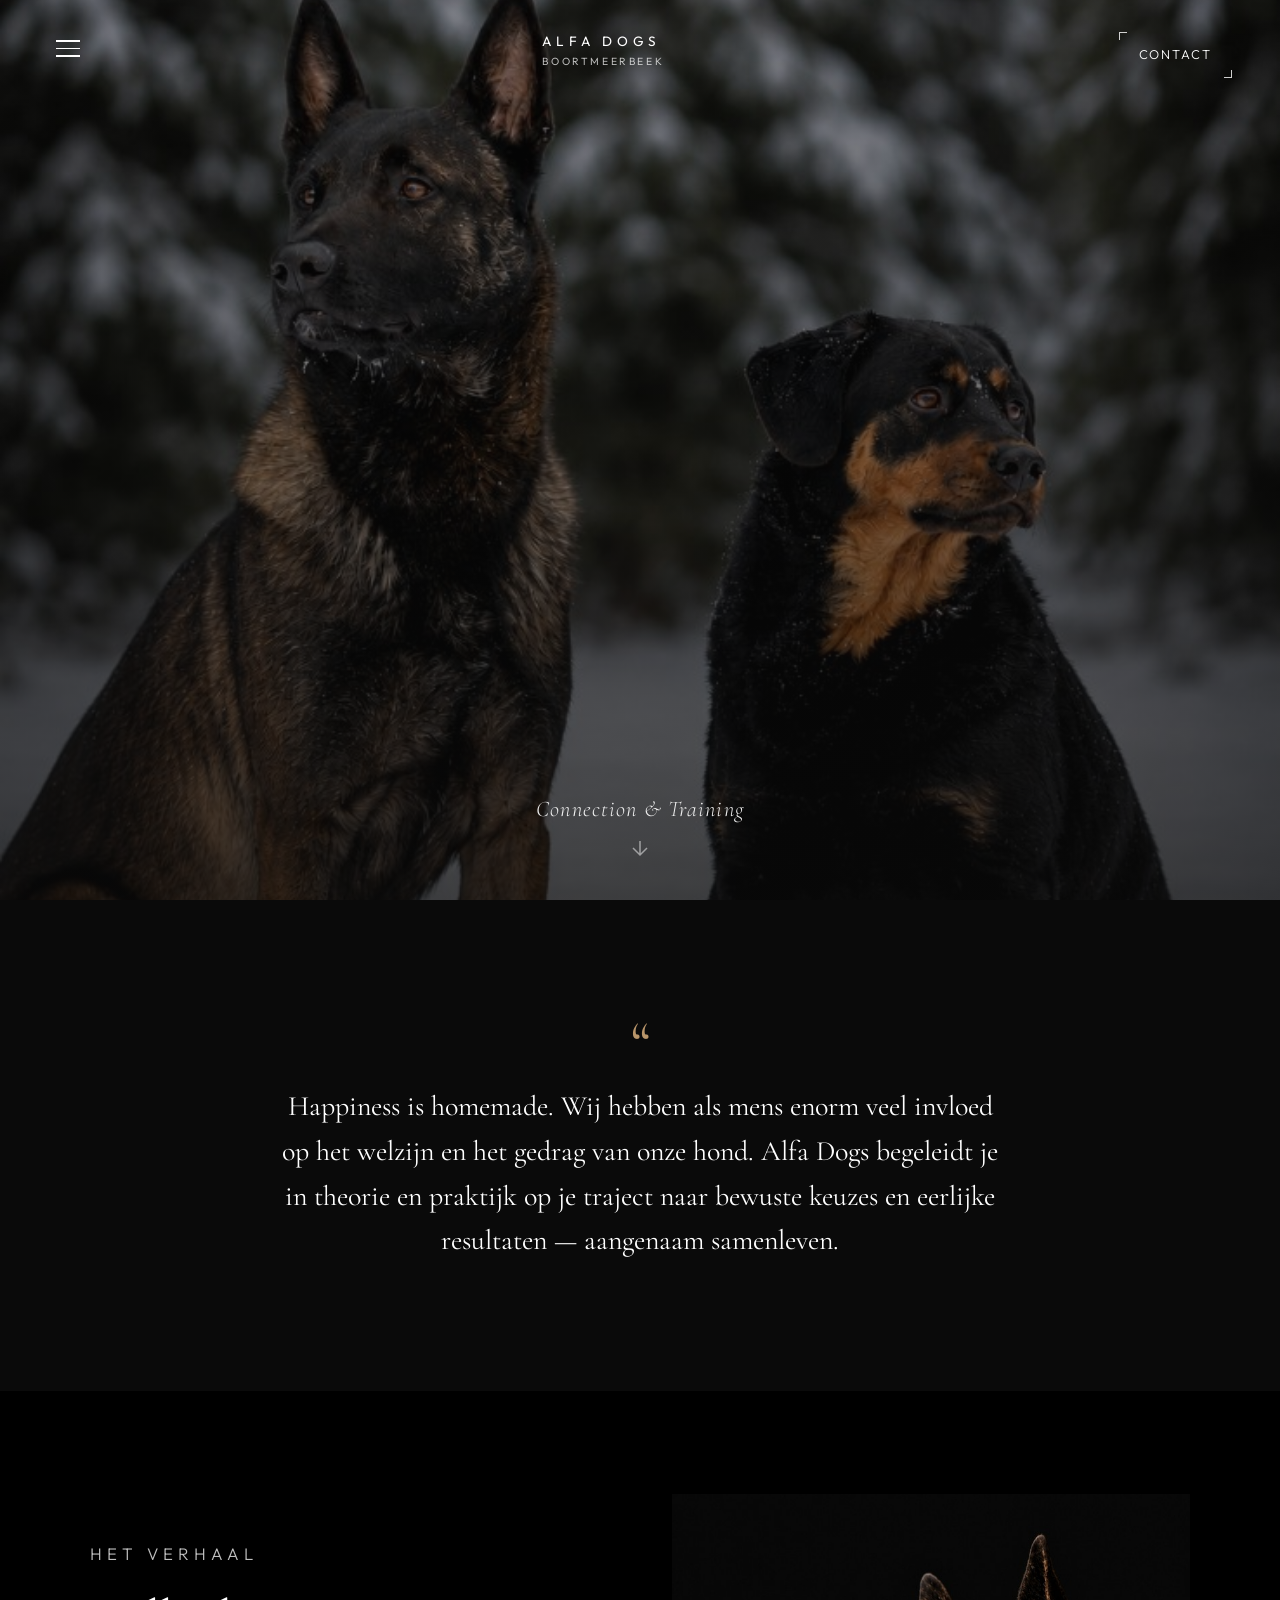
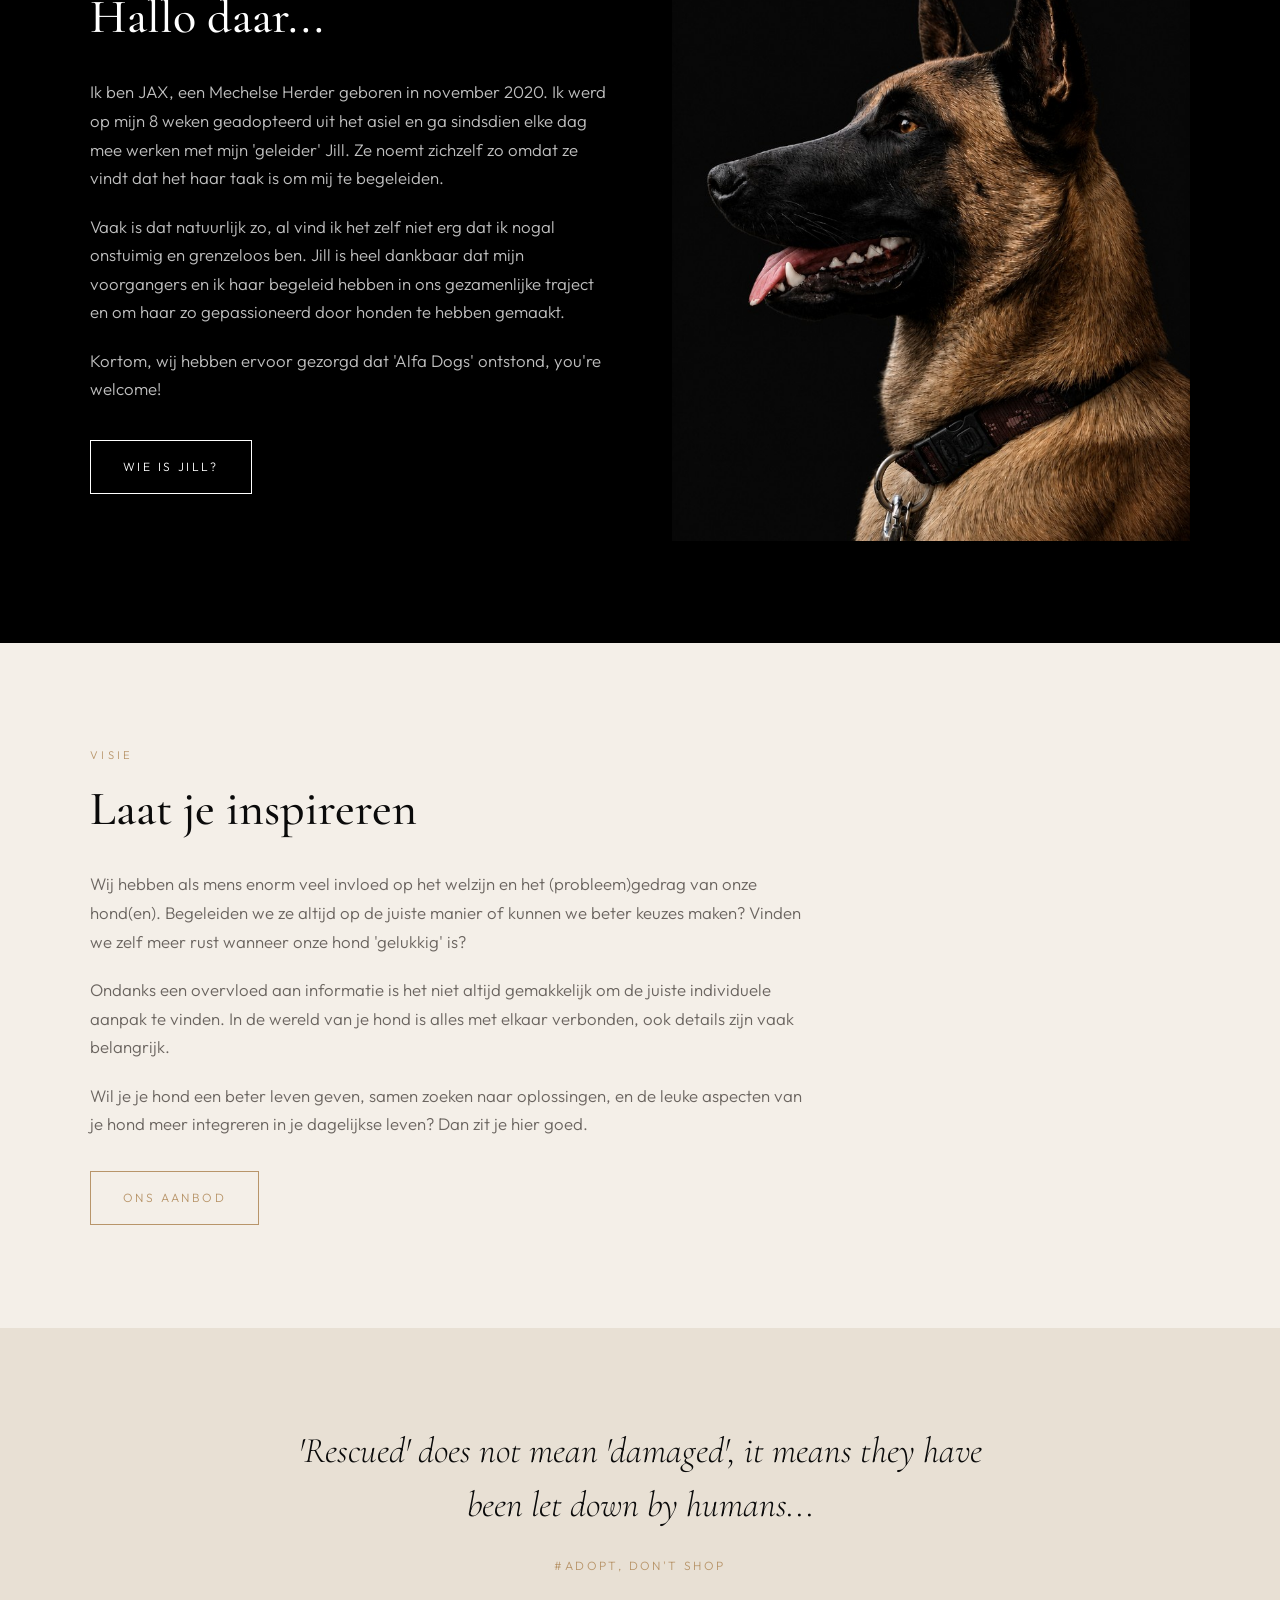
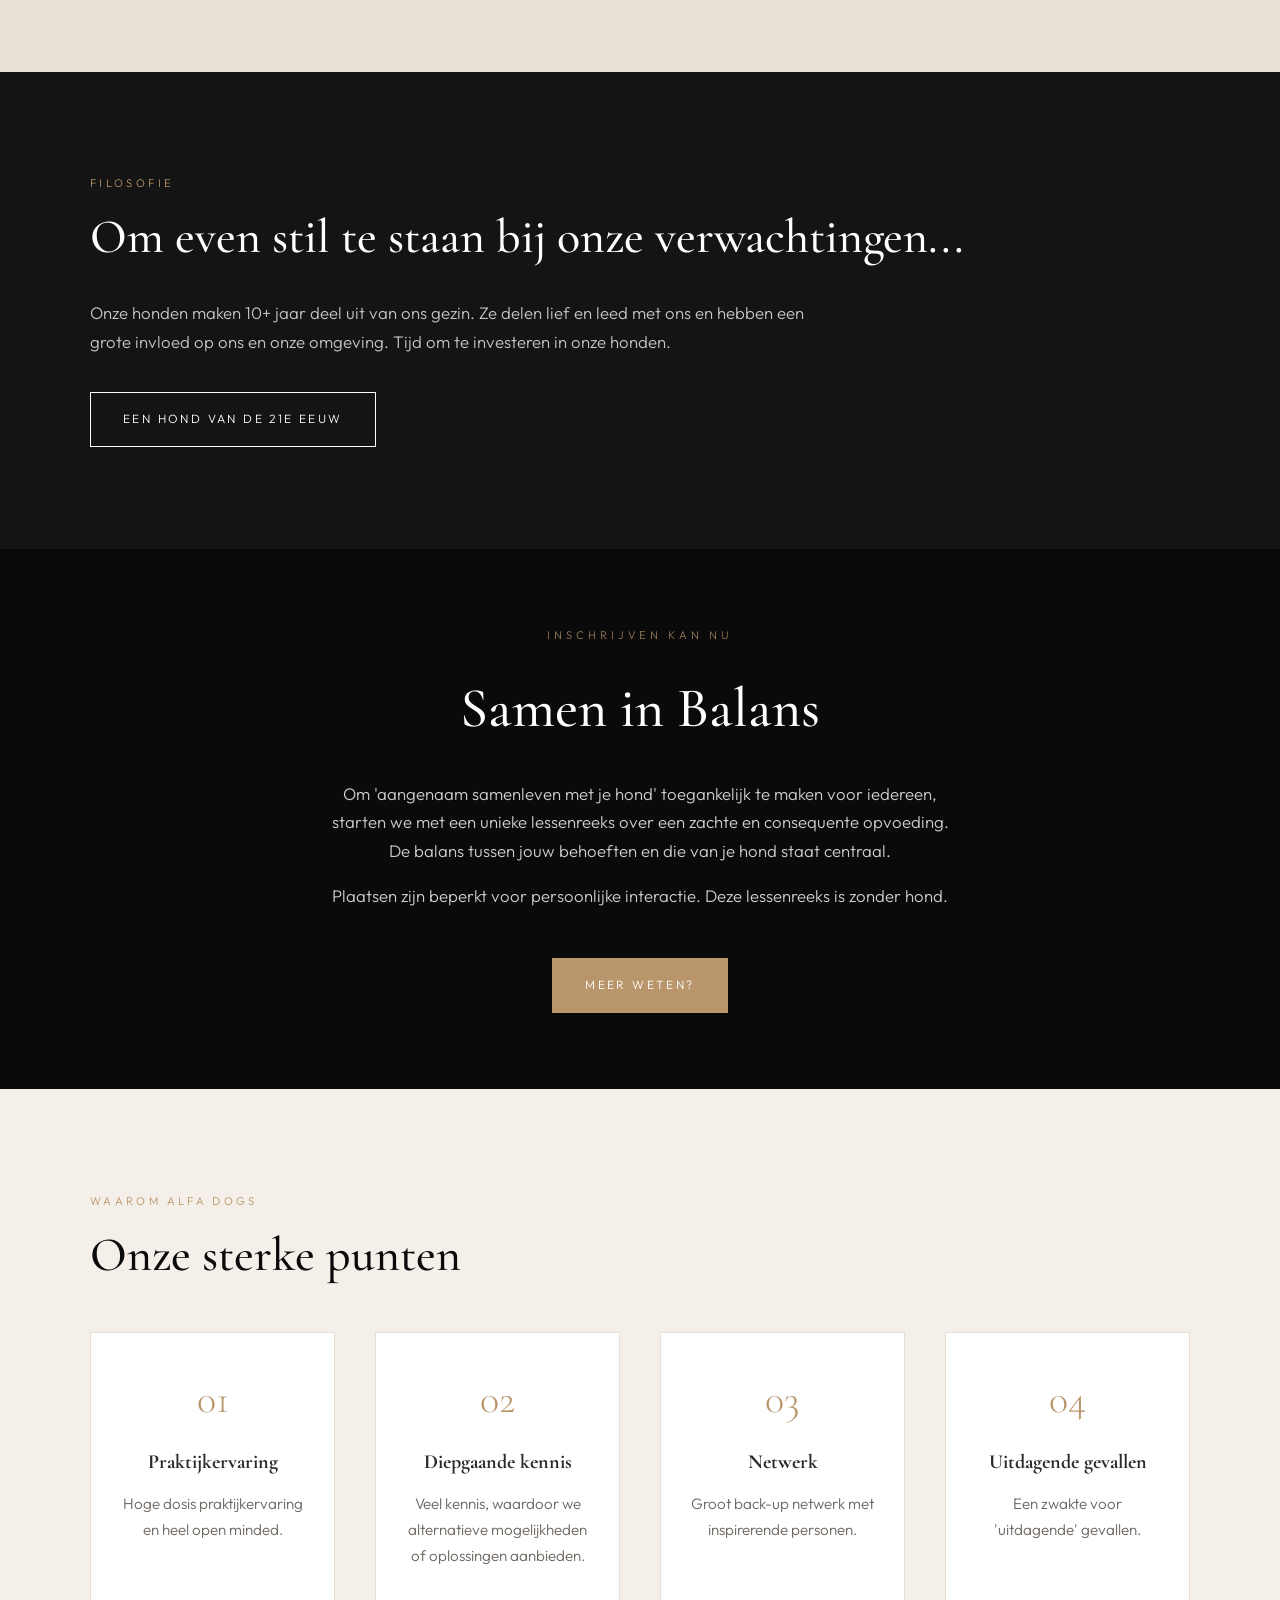
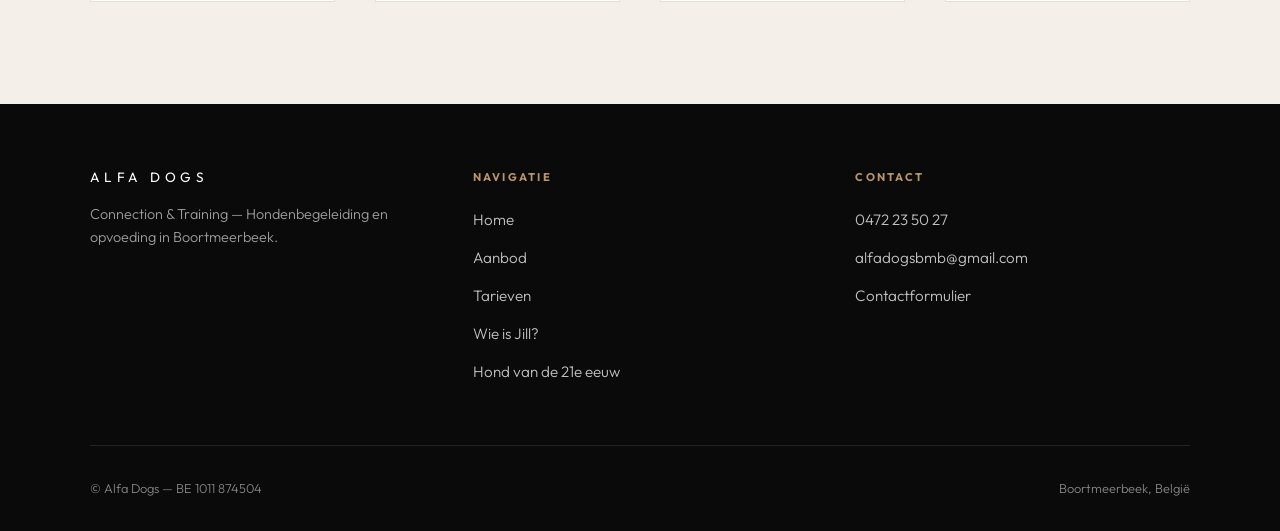
<file: index.html>
<!DOCTYPE html>
<html lang="nl">
<head>
  <meta charset="UTF-8">
  <meta name="viewport" content="width=device-width, initial-scale=1.0">
  <meta name="description" content="Alfa Dogs — Connection & Training. Hondenbegeleiding en opvoeding in Boortmeerbeek. Aangenaam samenleven met je hond.">
  <title>Alfa Dogs — Connection & Training</title>
  <link rel="stylesheet" href="css/styles.css">
</head>
<body class="intro-active">
  <div class="intro-splash" aria-hidden="true">
    <div class="intro-splash-inner">
      <div class="intro-logo">
        <span>A</span><span>L</span><span>F</span><span>A</span>
        <span class="intro-logo-dash">—</span>
        <span>D</span><span>O</span><span>G</span><span>S</span>
      </div>
      <p class="intro-tagline">Connection &amp; Training</p>
    </div>
  </div>

  <a href="#main" class="skip-link">Ga direct naar de hoofdinhoud</a>

  <header class="site-header">
    <button class="menu-toggle" aria-label="Menu openen" aria-expanded="false">
      <span></span>
      <span></span>
      <span></span>
    </button>
    <a href="index.html" class="logo">
      Alfa Dogs
      <span class="logo-sub">Boortmeerbeek</span>
    </a>
    <a href="contact.html" class="header-cta">Contact</a>
  </header>

  <nav class="nav-overlay" aria-label="Hoofdnavigatie">
    <ul>
      <li><a href="index.html" class="is-active">Home</a></li>
      <li><a href="aanbod.html">Aanbod</a></li>
      <li><a href="tarieven.html">Tarieven</a></li>
      <li><a href="jill.html">Wie is Jill?</a></li>
      <li><a href="hond-van-de-21e-eeuw.html">Hond van de 21e eeuw</a></li>
      <li><a href="contact.html">Contact</a></li>
    </ul>
  </nav>

  <main id="main">
    <section class="hero">
      <div class="hero-bg" style="background-image: url('images/hero-bg.jpg');"></div>
      <div class="hero-overlay"></div>
      <div class="hero-content">
        <p class="hero-tagline">Connection &amp; Training</p>
      </div>
      <a href="#verhaal" class="hero-scroll" aria-label="Scroll naar beneden">
        <svg width="24" height="24" viewBox="0 0 24 24" fill="none" stroke="currentColor" stroke-width="1.5">
          <path d="M12 5v14M5 12l7 7 7-7"/>
        </svg>
      </a>
    </section>

    <section class="quote-section">
      <div class="quote-mark">“</div>
      <p class="quote-text">
        Happiness is homemade. Wij hebben als mens enorm veel invloed op het welzijn en het gedrag van onze hond. Alfa Dogs begeleidt je in theorie en praktijk op je traject naar bewuste keuzes en eerlijke resultaten — aangenaam samenleven.
      </p>
    </section>

    <section id="verhaal" class="section section-dark">
      <div class="section-inner split">
        <div class="split-content">
          <p class="section-label">Het verhaal</p>
          <h2 class="section-title">Hallo daar...</h2>
          <p>Ik ben JAX, een Mechelse Herder geboren in november 2020. Ik werd op mijn 8 weken geadopteerd uit het asiel en ga sindsdien elke dag mee werken met mijn 'geleider' Jill. Ze noemt zichzelf zo omdat ze vindt dat het haar taak is om mij te begeleiden.</p>
          <p>Vaak is dat natuurlijk zo, al vind ik het zelf niet erg dat ik nogal onstuimig en grenzeloos ben. Jill is heel dankbaar dat mijn voorgangers en ik haar begeleid hebben in ons gezamenlijke traject en om haar zo gepassioneerd door honden te hebben gemaakt.</p>
          <p>Kortom, wij hebben ervoor gezorgd dat 'Alfa Dogs' ontstond, you're welcome!</p>
          <a href="jill.html" class="btn btn-light">Wie is Jill?</a>
        </div>
        <div class="split-image">
          <img src="images/jax.jpg" alt="JAX, Mechelse Herder van Alfa Dogs" loading="lazy">
        </div>
      </div>
    </section>

    <section class="section section-cream">
      <div class="section-inner">
        <p class="section-label">Visie</p>
        <h2 class="section-title">Laat je inspireren</h2>
        <p style="max-width: 720px; color: var(--color-text-muted); font-size: 1.05rem; margin-bottom: 1.25rem;">
          Wij hebben als mens enorm veel invloed op het welzijn en het (probleem)gedrag van onze hond(en). Begeleiden we ze altijd op de juiste manier of kunnen we beter keuzes maken? Vinden we zelf meer rust wanneer onze hond 'gelukkig' is?
        </p>
        <p style="max-width: 720px; color: var(--color-text-muted); font-size: 1.05rem; margin-bottom: 1.25rem;">
          Ondanks een overvloed aan informatie is het niet altijd gemakkelijk om de juiste individuele aanpak te vinden. In de wereld van je hond is alles met elkaar verbonden, ook details zijn vaak belangrijk.
        </p>
        <p style="max-width: 720px; color: var(--color-text-muted); font-size: 1.05rem;">
          Wil je je hond een beter leven geven, samen zoeken naar oplossingen, en de leuke aspecten van je hond meer integreren in je dagelijkse leven? Dan zit je hier goed.
        </p>
        <a href="aanbod.html" class="btn" style="margin-top: 2rem;">Ons aanbod</a>
      </div>
    </section>

    <section class="statement-block">
      <blockquote>
        'Rescued' does not mean 'damaged', it means they have been let down by humans...
      </blockquote>
      <cite>#Adopt, don't shop</cite>
    </section>

    <section class="section section-dark">
      <div class="section-inner">
        <p class="section-label">Filosofie</p>
        <h2 class="section-title">Om even stil te staan bij onze verwachtingen...</h2>
        <p style="max-width: 720px; color: rgba(255,255,255,0.75); font-size: 1.05rem; margin-bottom: 1.25rem;">
          Onze honden maken 10+ jaar deel uit van ons gezin. Ze delen lief en leed met ons en hebben een grote invloed op ons en onze omgeving. Tijd om te investeren in onze honden.
        </p>
        <a href="hond-van-de-21e-eeuw.html" class="btn btn-light">Een hond van de 21e eeuw</a>
      </div>
    </section>

    <section class="highlight-banner">
      <p class="eyebrow">Inschrijven kan nu</p>
      <h2>Samen in Balans</h2>
      <p>Om 'aangenaam samenleven met je hond' toegankelijk te maken voor iedereen, starten we met een unieke lessenreeks over een zachte en consequente opvoeding. De balans tussen jouw behoeften en die van je hond staat centraal.</p>
      <p>Plaatsen zijn beperkt voor persoonlijke interactie. Deze lessenreeks is zonder hond.</p>
      <a href="contact.html" class="btn btn-filled" style="margin-top: 2rem;">Meer weten?</a>
    </section>

    <section class="section section-cream">
      <div class="section-inner">
        <p class="section-label">Waarom Alfa Dogs</p>
        <h2 class="section-title">Onze sterke punten</h2>
        <div class="features">
          <div class="feature">
            <div class="feature-number">01</div>
            <h3>Praktijkervaring</h3>
            <p>Hoge dosis praktijkervaring en heel open minded.</p>
          </div>
          <div class="feature">
            <div class="feature-number">02</div>
            <h3>Diepgaande kennis</h3>
            <p>Veel kennis, waardoor we alternatieve mogelijkheden of oplossingen aanbieden.</p>
          </div>
          <div class="feature">
            <div class="feature-number">03</div>
            <h3>Netwerk</h3>
            <p>Groot back-up netwerk met inspirerende personen.</p>
          </div>
          <div class="feature">
            <div class="feature-number">04</div>
            <h3>Uitdagende gevallen</h3>
            <p>Een zwakte voor 'uitdagende' gevallen.</p>
          </div>
        </div>
      </div>
    </section>
  </main>

  <footer class="site-footer">
    <div class="footer-inner">
      <div class="footer-brand">
        <div class="logo">Alfa Dogs</div>
        <p>Connection &amp; Training — Hondenbegeleiding en opvoeding in Boortmeerbeek.</p>
      </div>
      <div class="footer-col">
        <h4>Navigatie</h4>
        <a href="index.html">Home</a>
        <a href="aanbod.html">Aanbod</a>
        <a href="tarieven.html">Tarieven</a>
        <a href="jill.html">Wie is Jill?</a>
        <a href="hond-van-de-21e-eeuw.html">Hond van de 21e eeuw</a>
      </div>
      <div class="footer-col">
        <h4>Contact</h4>
        <a href="tel:+32472235027">0472 23 50 27</a>
        <a href="mailto:alfadogsbmb@gmail.com">alfadogsbmb@gmail.com</a>
        <a href="contact.html">Contactformulier</a>
      </div>
    </div>
    <div class="footer-bottom">
      <span>&copy; Alfa Dogs — BE 1011 874504</span>
      <span>Boortmeerbeek, België</span>
    </div>
  </footer>

  <script src="js/main.js"></script>
</body>
</html>
</file>
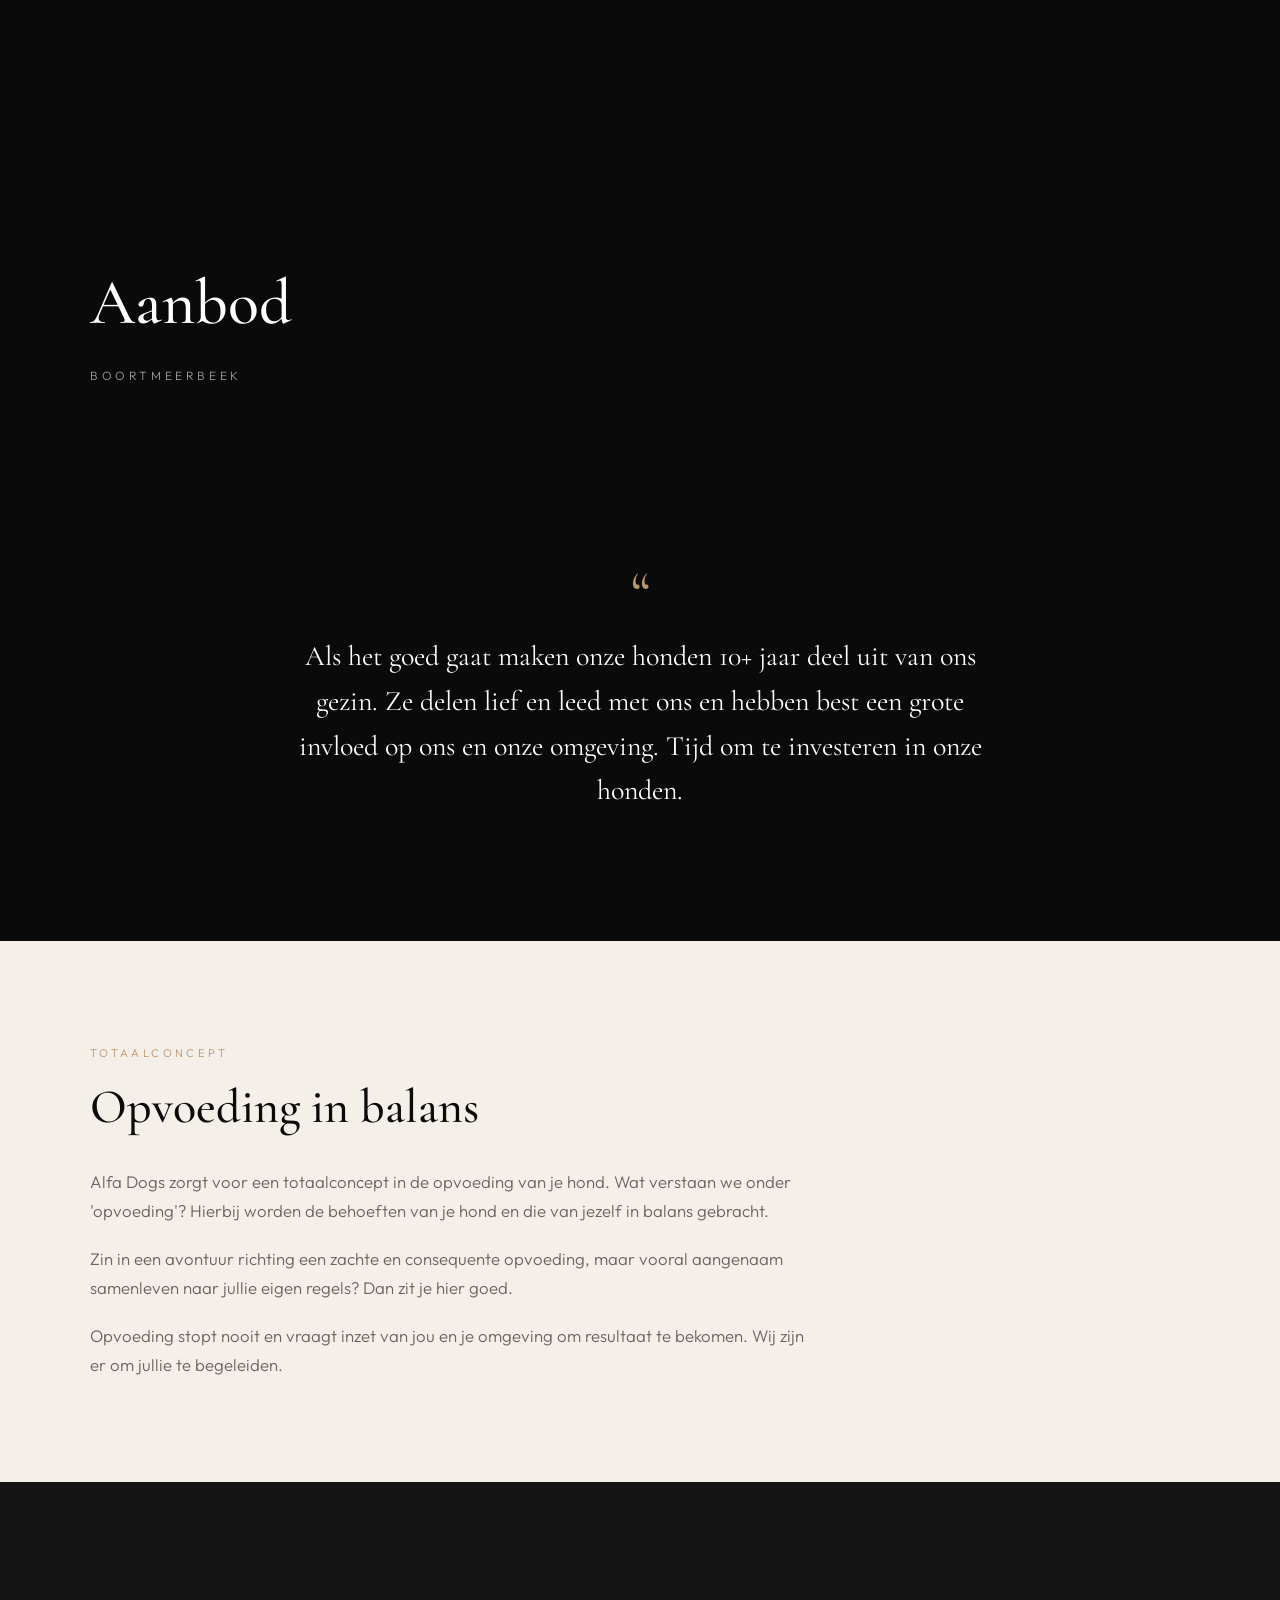
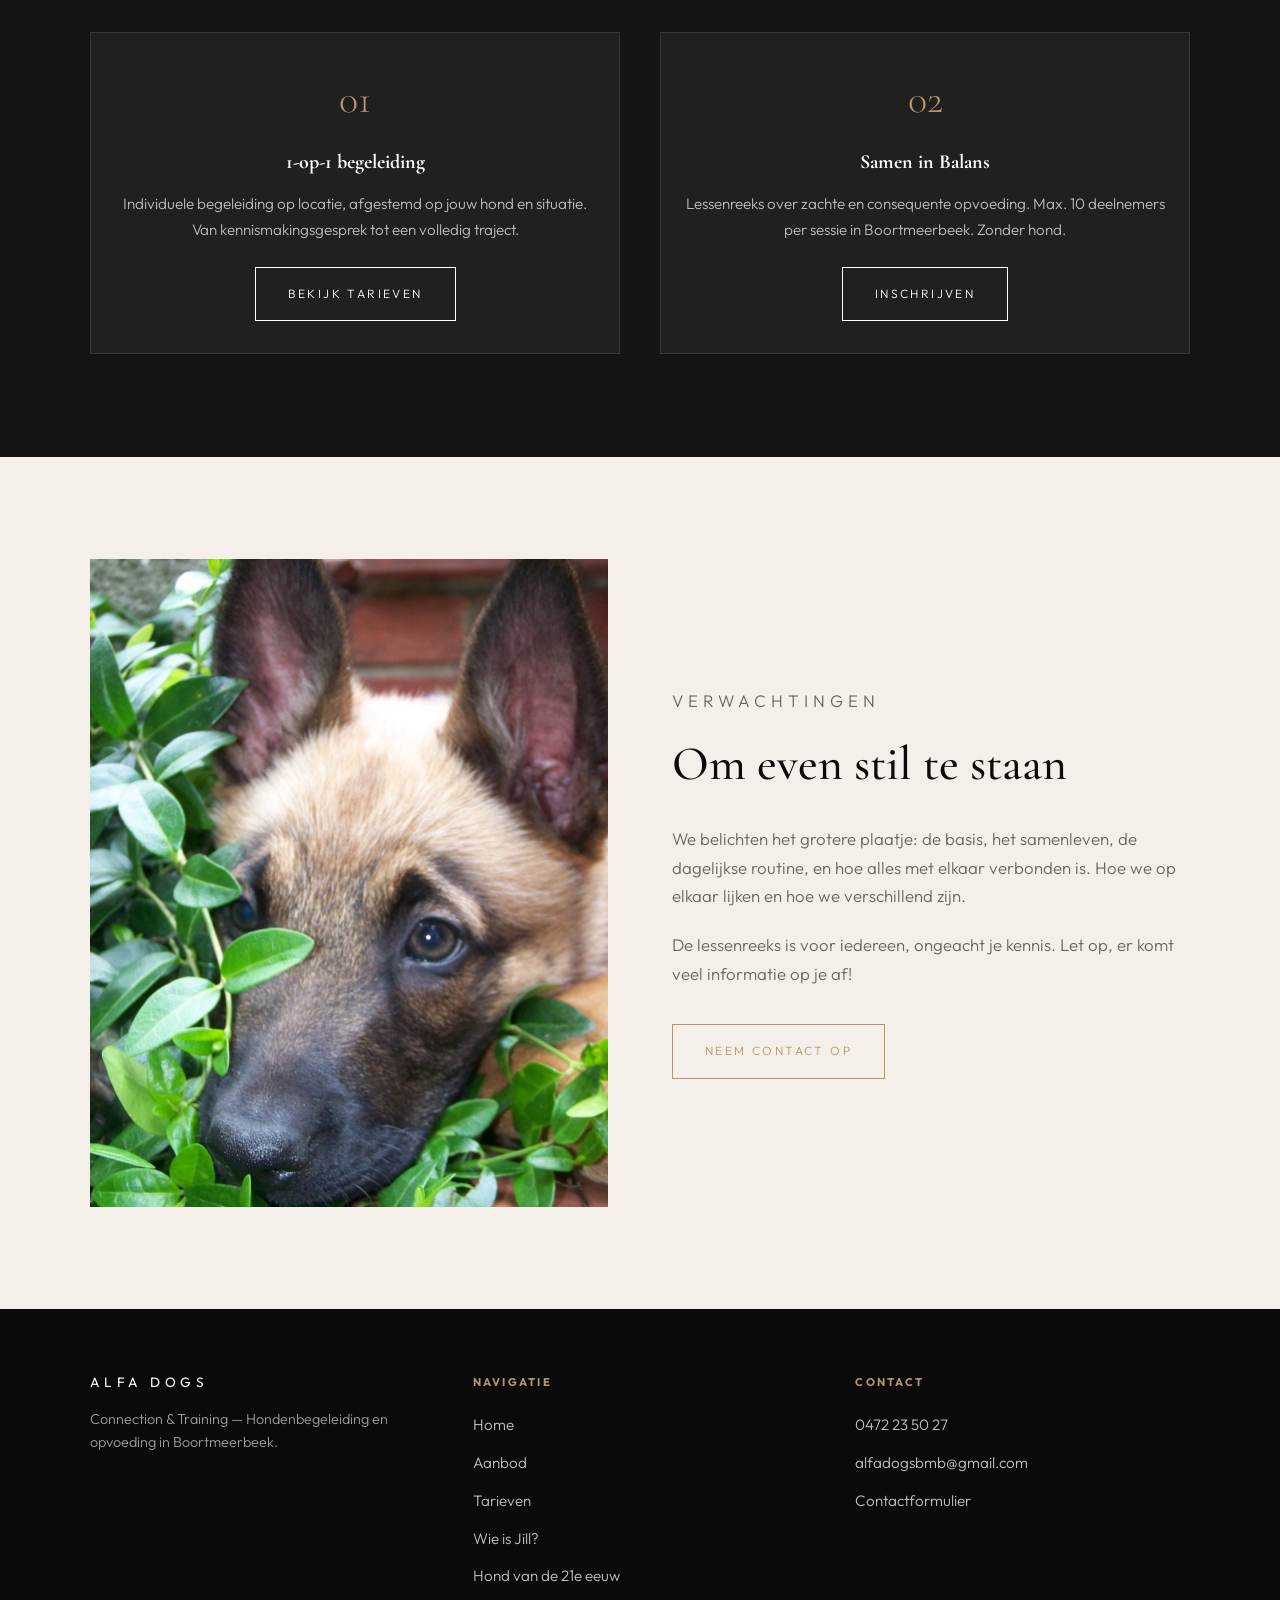
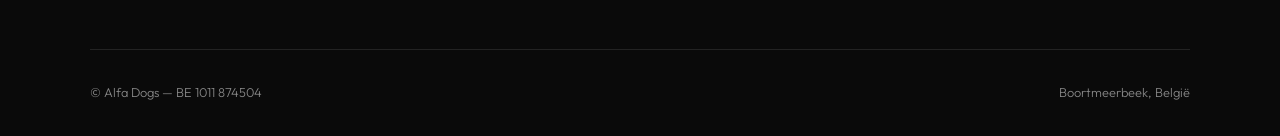
<file: aanbod.html>
<!DOCTYPE html>
<html lang="nl">
<head>
  <meta charset="UTF-8">
  <meta name="viewport" content="width=device-width, initial-scale=1.0">
  <meta name="description" content="Alfa Dogs aanbod — 1-op-1 begeleiding en lessenreeks Samen in Balans voor hondenopvoeding in Boortmeerbeek.">
  <title>Aanbod | Alfa Dogs</title>
  <link rel="stylesheet" href="css/styles.css">
</head>
<body>
  <a href="#main" class="skip-link">Ga direct naar de hoofdinhoud</a>

  <header class="site-header page-header">
    <button class="menu-toggle" aria-label="Menu openen" aria-expanded="false">
      <span></span>
      <span></span>
      <span></span>
    </button>
    <a href="index.html" class="logo">
      Alfa Dogs
      <span class="logo-sub">Boortmeerbeek</span>
    </a>
    <a href="contact.html" class="header-cta">Contact</a>
  </header>

  <nav class="nav-overlay" aria-label="Hoofdnavigatie">
    <ul>
      <li><a href="index.html">Home</a></li>
      <li><a href="aanbod.html" class="is-active">Aanbod</a></li>
      <li><a href="tarieven.html">Tarieven</a></li>
      <li><a href="jill.html">Wie is Jill?</a></li>
      <li><a href="hond-van-de-21e-eeuw.html">Hond van de 21e eeuw</a></li>
      <li><a href="contact.html">Contact</a></li>
    </ul>
  </nav>

  <main id="main">
    <section class="page-hero">
      <div class="page-hero-bg" style="background-image: url('https://images.unsplash.com/photo-1548191763-6812f0722557?w=1920&q=80');"></div>
      <div class="page-hero-content">
        <h1>Aanbod</h1>
        <p class="location">Boortmeerbeek</p>
      </div>
    </section>

    <section class="quote-section">
      <div class="quote-mark">“</div>
      <p class="quote-text">
        Als het goed gaat maken onze honden 10+ jaar deel uit van ons gezin. Ze delen lief en leed met ons en hebben best een grote invloed op ons en onze omgeving. Tijd om te investeren in onze honden.
      </p>
    </section>

    <section class="section section-cream">
      <div class="section-inner">
        <p class="section-label">Totaalconcept</p>
        <h2 class="section-title">Opvoeding in balans</h2>
        <p style="max-width: 720px; color: var(--color-text-muted); font-size: 1.05rem; margin-bottom: 1.25rem;">
          Alfa Dogs zorgt voor een totaalconcept in de opvoeding van je hond. Wat verstaan we onder 'opvoeding'? Hierbij worden de behoeften van je hond en die van jezelf in balans gebracht.
        </p>
        <p style="max-width: 720px; color: var(--color-text-muted); font-size: 1.05rem; margin-bottom: 1.25rem;">
          Zin in een avontuur richting een zachte en consequente opvoeding, maar vooral aangenaam samenleven naar jullie eigen regels? Dan zit je hier goed.
        </p>
        <p style="max-width: 720px; color: var(--color-text-muted); font-size: 1.05rem;">
          Opvoeding stopt nooit en vraagt inzet van jou en je omgeving om resultaat te bekomen. Wij zijn er om jullie te begeleiden.
        </p>
      </div>
    </section>

    <section class="section section-dark">
      <div class="section-inner">
        <div class="features">
          <div class="feature" style="background: rgba(255,255,255,0.05); border-color: rgba(255,255,255,0.1);">
            <div class="feature-number">01</div>
            <h3 style="color: white;">1-op-1 begeleiding</h3>
            <p style="color: rgba(255,255,255,0.7);">Individuele begeleiding op locatie, afgestemd op jouw hond en situatie. Van kennismakingsgesprek tot een volledig traject.</p>
            <a href="tarieven.html" class="btn btn-light" style="margin-top: 1.5rem;">Bekijk tarieven</a>
          </div>
          <div class="feature" style="background: rgba(255,255,255,0.05); border-color: rgba(255,255,255,0.1);">
            <div class="feature-number">02</div>
            <h3 style="color: white;">Samen in Balans</h3>
            <p style="color: rgba(255,255,255,0.7);">Lessenreeks over zachte en consequente opvoeding. Max. 10 deelnemers per sessie in Boortmeerbeek. Zonder hond.</p>
            <a href="contact.html" class="btn btn-light" style="margin-top: 1.5rem;">Inschrijven</a>
          </div>
        </div>
      </div>
    </section>

    <section class="section section-cream">
      <div class="section-inner split split-reverse">
        <div class="split-content">
          <p class="section-label">Verwachtingen</p>
          <h2 class="section-title">Om even stil te staan</h2>
          <p>We belichten het grotere plaatje: de basis, het samenleven, de dagelijkse routine, en hoe alles met elkaar verbonden is. Hoe we op elkaar lijken en hoe we verschillend zijn.</p>
          <p>De lessenreeks is voor iedereen, ongeacht je kennis. Let op, er komt veel informatie op je af!</p>
          <a href="contact.html" class="btn">Neem contact op</a>
        </div>
        <div class="split-image">
          <img src="images/aanbod-dog.jpg" alt="Jonge herdershond tussen groene bladeren" loading="lazy">
        </div>
      </div>
    </section>
  </main>

  <footer class="site-footer">
    <div class="footer-inner">
      <div class="footer-brand">
        <div class="logo">Alfa Dogs</div>
        <p>Connection &amp; Training — Hondenbegeleiding en opvoeding in Boortmeerbeek.</p>
      </div>
      <div class="footer-col">
        <h4>Navigatie</h4>
        <a href="index.html">Home</a>
        <a href="aanbod.html">Aanbod</a>
        <a href="tarieven.html">Tarieven</a>
        <a href="jill.html">Wie is Jill?</a>
        <a href="hond-van-de-21e-eeuw.html">Hond van de 21e eeuw</a>
      </div>
      <div class="footer-col">
        <h4>Contact</h4>
        <a href="tel:+32472235027">0472 23 50 27</a>
        <a href="mailto:alfadogsbmb@gmail.com">alfadogsbmb@gmail.com</a>
        <a href="contact.html">Contactformulier</a>
      </div>
    </div>
    <div class="footer-bottom">
      <span>&copy; Alfa Dogs — BE 1011 874504</span>
      <span>Boortmeerbeek, België</span>
    </div>
  </footer>

  <script src="js/main.js"></script>
</body>
</html>
</file>
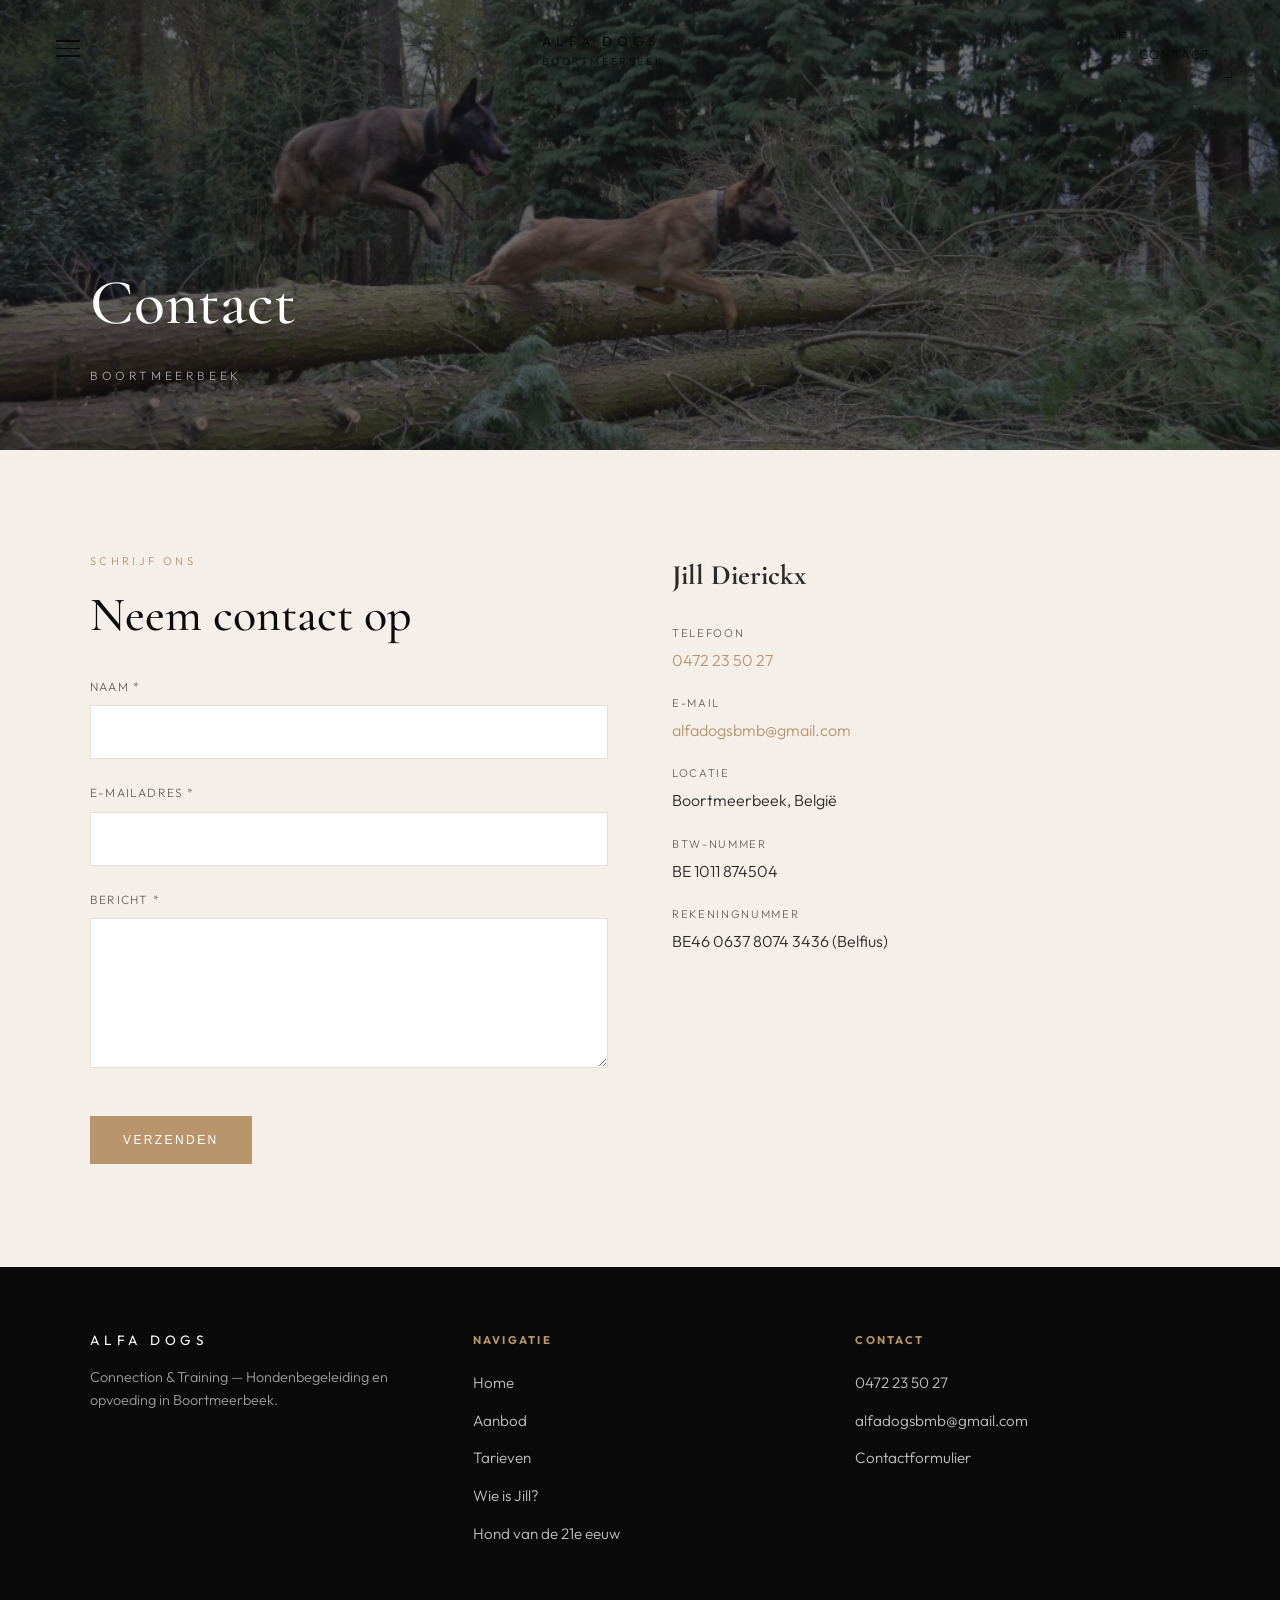
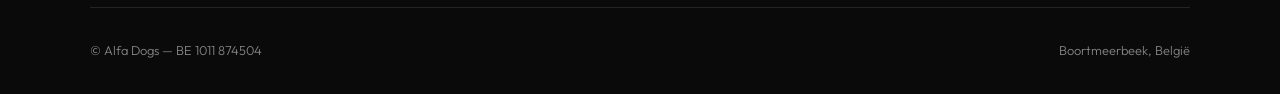
<file: contact.html>
<!DOCTYPE html>
<html lang="nl">
<head>
  <meta charset="UTF-8">
  <meta name="viewport" content="width=device-width, initial-scale=1.0">
  <meta name="description" content="Contact Alfa Dogs — Jill Dierickx, hondenbegeleiding Boortmeerbeek. Bel 0472 23 50 27 of stuur een bericht.">
  <title>Contact | Alfa Dogs</title>
  <link rel="stylesheet" href="css/styles.css">
</head>
<body>
  <a href="#main" class="skip-link">Ga direct naar de hoofdinhoud</a>

  <header class="site-header page-header">
    <button class="menu-toggle" aria-label="Menu openen" aria-expanded="false">
      <span></span>
      <span></span>
      <span></span>
    </button>
    <a href="index.html" class="logo">
      Alfa Dogs
      <span class="logo-sub">Boortmeerbeek</span>
    </a>
    <a href="contact.html" class="header-cta">Contact</a>
  </header>

  <nav class="nav-overlay" aria-label="Hoofdnavigatie">
    <ul>
      <li><a href="index.html">Home</a></li>
      <li><a href="aanbod.html">Aanbod</a></li>
      <li><a href="tarieven.html">Tarieven</a></li>
      <li><a href="jill.html">Wie is Jill?</a></li>
      <li><a href="hond-van-de-21e-eeuw.html">Hond van de 21e eeuw</a></li>
      <li><a href="contact.html" class="is-active">Contact</a></li>
    </ul>
  </nav>

  <main id="main">
    <section class="page-hero">
      <div class="page-hero-bg" style="background-image: url('images/contact-bg.jpg');"></div>
      <div class="page-hero-content">
        <h1>Contact</h1>
        <p class="location">Boortmeerbeek</p>
      </div>
    </section>

    <section class="section section-cream">
      <div class="section-inner contact-grid">
        <div>
          <p class="section-label">Schrijf ons</p>
          <h2 class="section-title">Neem contact op</h2>
          <form class="contact-form" action="#" method="post">
            <div class="form-group">
              <label for="name">Naam *</label>
              <input type="text" id="name" name="name" required>
            </div>
            <div class="form-group">
              <label for="email">E-mailadres *</label>
              <input type="email" id="email" name="email" required>
            </div>
            <div class="form-group">
              <label for="message">Bericht *</label>
              <textarea id="message" name="message" required></textarea>
            </div>
            <button type="submit" class="btn btn-filled">Verzenden</button>
          </form>
        </div>

        <div class="contact-info">
          <h3>Jill Dierickx</h3>
          <div class="contact-detail">
            <p class="label">Telefoon</p>
            <a href="tel:+32472235027">0472 23 50 27</a>
          </div>
          <div class="contact-detail">
            <p class="label">E-mail</p>
            <a href="mailto:alfadogsbmb@gmail.com">alfadogsbmb@gmail.com</a>
          </div>
          <div class="contact-detail">
            <p class="label">Locatie</p>
            <p>Boortmeerbeek, België</p>
          </div>
          <div class="contact-detail">
            <p class="label">BTW-nummer</p>
            <p>BE 1011 874504</p>
          </div>
          <div class="contact-detail">
            <p class="label">Rekeningnummer</p>
            <p>BE46 0637 8074 3436 (Belfius)</p>
          </div>
        </div>
      </div>
    </section>
  </main>

  <footer class="site-footer">
    <div class="footer-inner">
      <div class="footer-brand">
        <div class="logo">Alfa Dogs</div>
        <p>Connection &amp; Training — Hondenbegeleiding en opvoeding in Boortmeerbeek.</p>
      </div>
      <div class="footer-col">
        <h4>Navigatie</h4>
        <a href="index.html">Home</a>
        <a href="aanbod.html">Aanbod</a>
        <a href="tarieven.html">Tarieven</a>
        <a href="jill.html">Wie is Jill?</a>
        <a href="hond-van-de-21e-eeuw.html">Hond van de 21e eeuw</a>
      </div>
      <div class="footer-col">
        <h4>Contact</h4>
        <a href="tel:+32472235027">0472 23 50 27</a>
        <a href="mailto:alfadogsbmb@gmail.com">alfadogsbmb@gmail.com</a>
        <a href="contact.html">Contactformulier</a>
      </div>
    </div>
    <div class="footer-bottom">
      <span>&copy; Alfa Dogs — BE 1011 874504</span>
      <span>Boortmeerbeek, België</span>
    </div>
  </footer>

  <script src="js/main.js"></script>
</body>
</html>
</file>
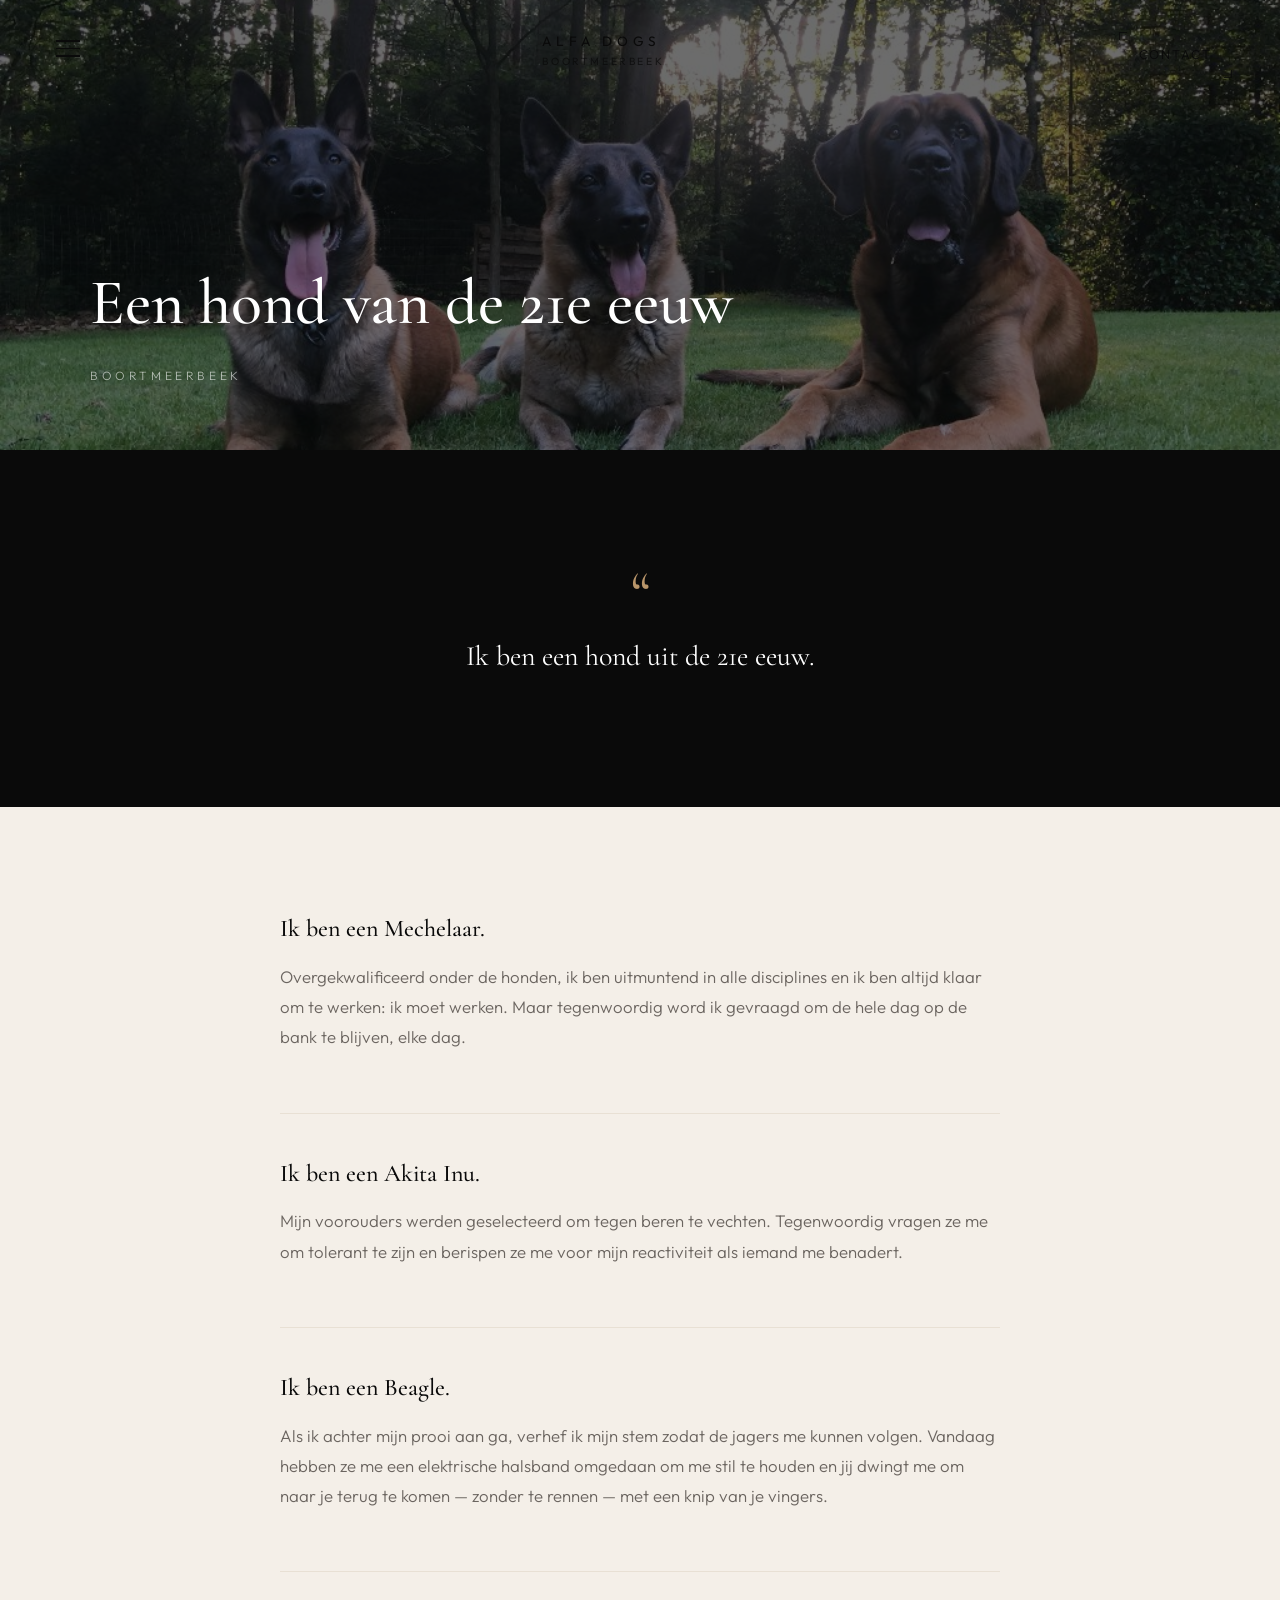
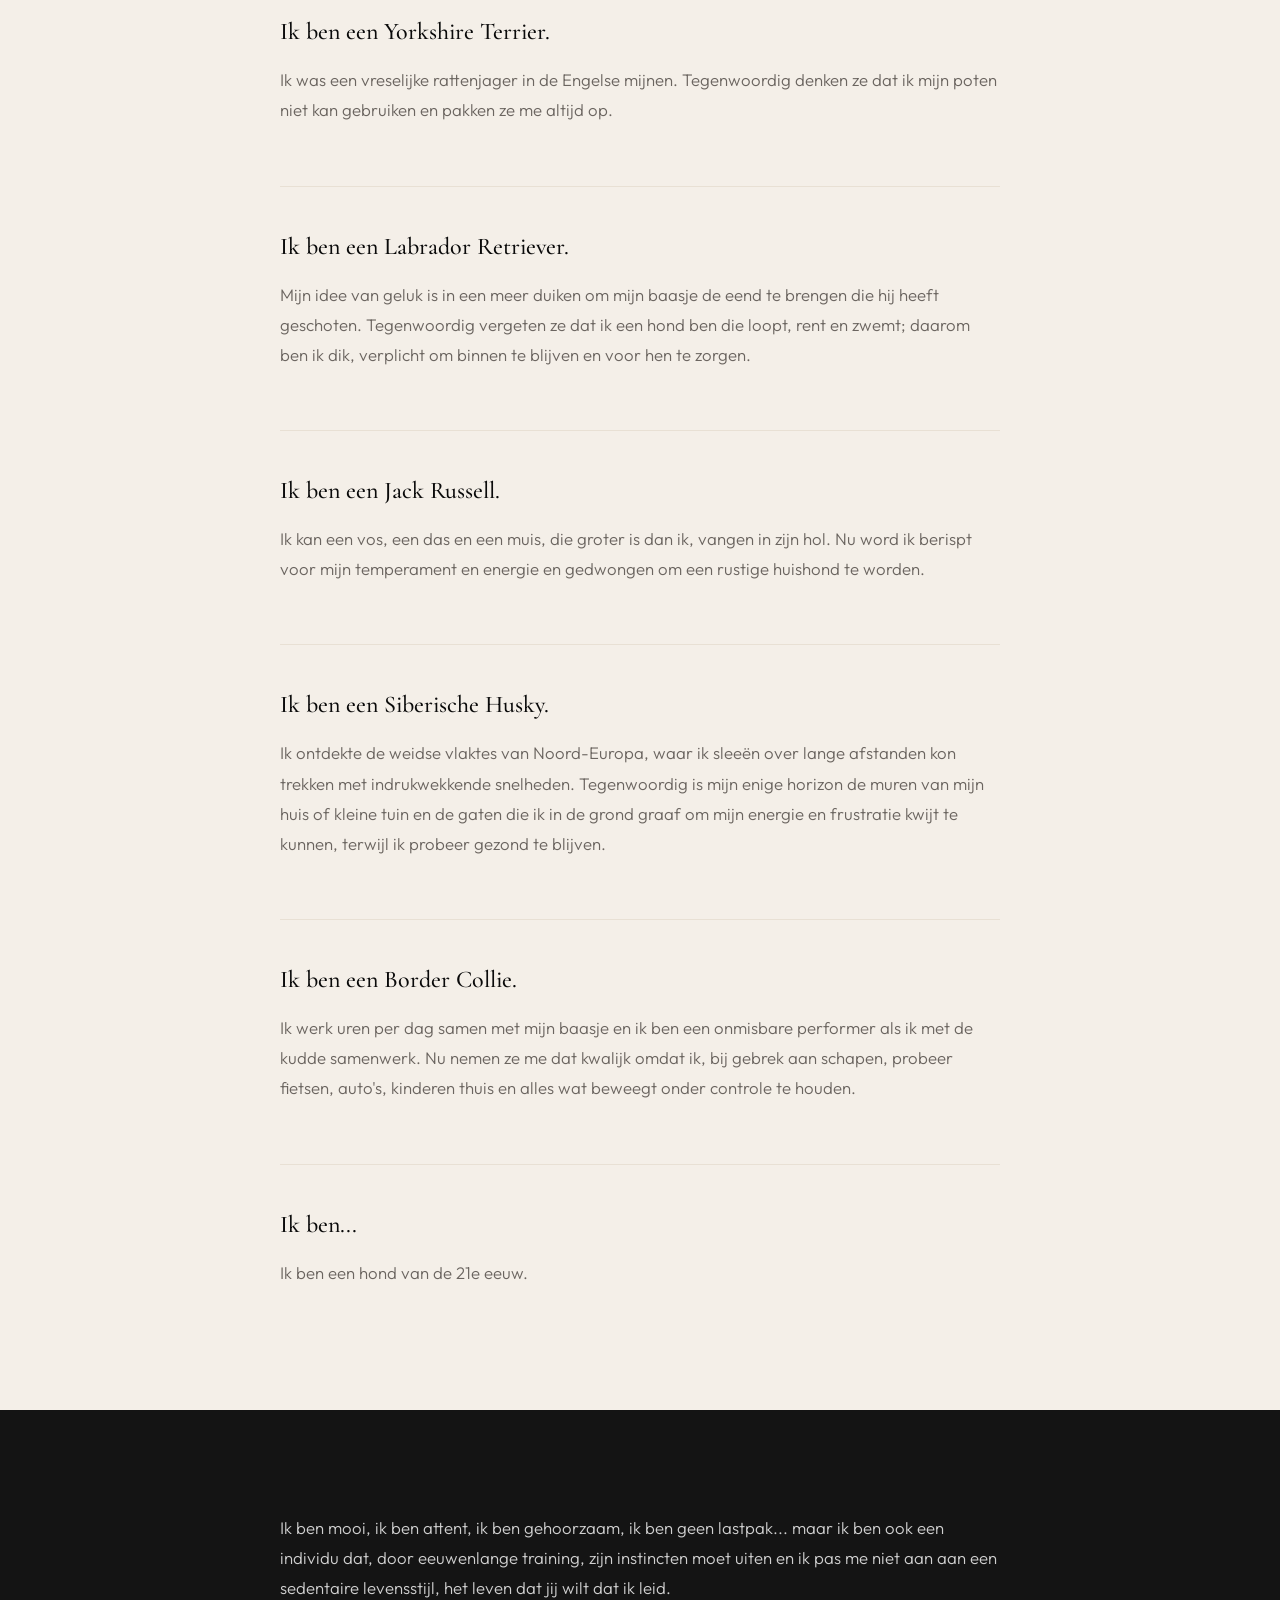
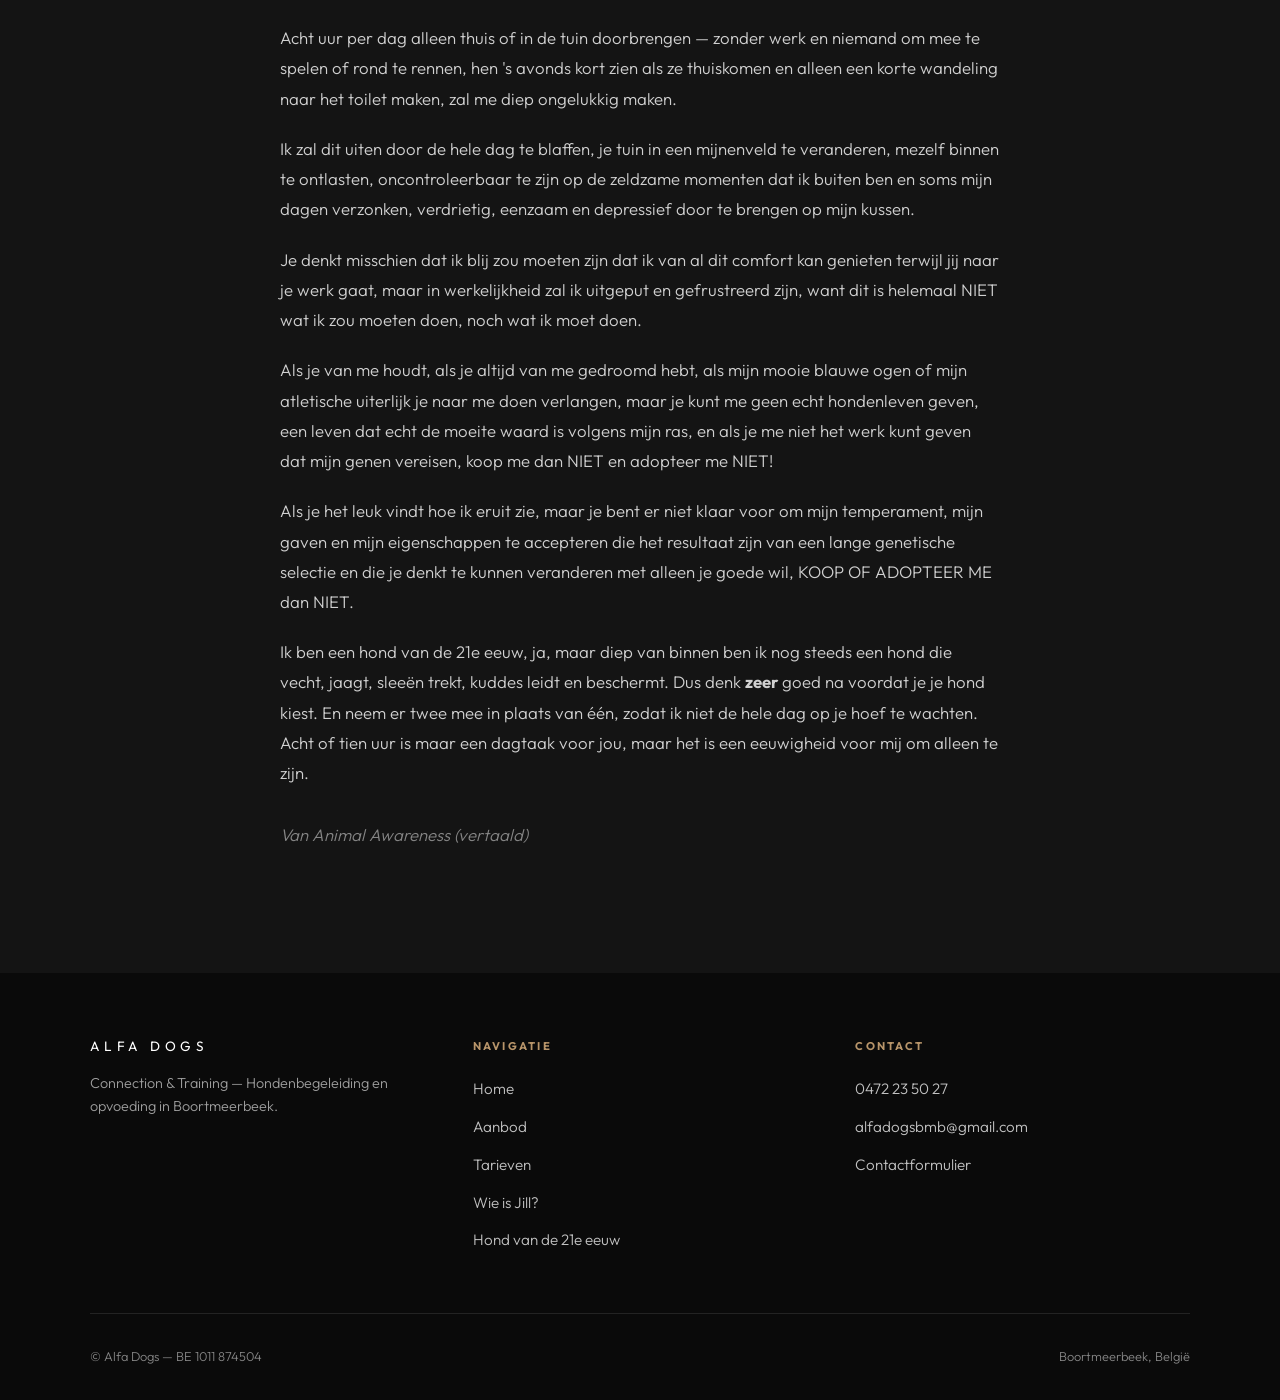
<file: hond-van-de-21e-eeuw.html>
<!DOCTYPE html>
<html lang="nl">
<head>
  <meta charset="UTF-8">
  <meta name="viewport" content="width=device-width, initial-scale=1.0">
  <meta name="description" content="Een hond van de 21e eeuw — reflectie over ras, instinct en wat honden echt nodig hebben. Alfa Dogs, Boortmeerbeek.">
  <title>Hond van de 21e eeuw | Alfa Dogs</title>
  <link rel="stylesheet" href="css/styles.css">
</head>
<body>
  <a href="#main" class="skip-link">Ga direct naar de hoofdinhoud</a>

  <header class="site-header page-header">
    <button class="menu-toggle" aria-label="Menu openen" aria-expanded="false">
      <span></span>
      <span></span>
      <span></span>
    </button>
    <a href="index.html" class="logo">
      Alfa Dogs
      <span class="logo-sub">Boortmeerbeek</span>
    </a>
    <a href="contact.html" class="header-cta">Contact</a>
  </header>

  <nav class="nav-overlay" aria-label="Hoofdnavigatie">
    <ul>
      <li><a href="index.html">Home</a></li>
      <li><a href="aanbod.html">Aanbod</a></li>
      <li><a href="tarieven.html">Tarieven</a></li>
      <li><a href="jill.html">Wie is Jill?</a></li>
      <li><a href="hond-van-de-21e-eeuw.html" class="is-active">Hond van de 21e eeuw</a></li>
      <li><a href="contact.html">Contact</a></li>
    </ul>
  </nav>

  <main id="main">
    <section class="page-hero">
      <div class="page-hero-bg" style="background-image: url('images/hond-21e-eeuw-bg.jpg');"></div>
      <div class="page-hero-content">
        <h1>Een hond van de 21e eeuw</h1>
        <p class="location">Boortmeerbeek</p>
      </div>
    </section>

    <section class="quote-section">
      <div class="quote-mark">“</div>
      <p class="quote-text">Ik ben een hond uit de 21e eeuw.</p>
    </section>

    <article class="section section-cream article-content">
      <div class="section-inner article-inner">

        <div class="breed-entry">
          <h2>Ik ben een Mechelaar.</h2>
          <p>Overgekwalificeerd onder de honden, ik ben uitmuntend in alle disciplines en ik ben altijd klaar om te werken: ik moet werken. Maar tegenwoordig word ik gevraagd om de hele dag op de bank te blijven, elke dag.</p>
        </div>

        <div class="breed-entry">
          <h2>Ik ben een Akita Inu.</h2>
          <p>Mijn voorouders werden geselecteerd om tegen beren te vechten. Tegenwoordig vragen ze me om tolerant te zijn en berispen ze me voor mijn reactiviteit als iemand me benadert.</p>
        </div>

        <div class="breed-entry">
          <h2>Ik ben een Beagle.</h2>
          <p>Als ik achter mijn prooi aan ga, verhef ik mijn stem zodat de jagers me kunnen volgen. Vandaag hebben ze me een elektrische halsband omgedaan om me stil te houden en jij dwingt me om naar je terug te komen — zonder te rennen — met een knip van je vingers.</p>
        </div>

        <div class="breed-entry">
          <h2>Ik ben een Yorkshire Terrier.</h2>
          <p>Ik was een vreselijke rattenjager in de Engelse mijnen. Tegenwoordig denken ze dat ik mijn poten niet kan gebruiken en pakken ze me altijd op.</p>
        </div>

        <div class="breed-entry">
          <h2>Ik ben een Labrador Retriever.</h2>
          <p>Mijn idee van geluk is in een meer duiken om mijn baasje de eend te brengen die hij heeft geschoten. Tegenwoordig vergeten ze dat ik een hond ben die loopt, rent en zwemt; daarom ben ik dik, verplicht om binnen te blijven en voor hen te zorgen.</p>
        </div>

        <div class="breed-entry">
          <h2>Ik ben een Jack Russell.</h2>
          <p>Ik kan een vos, een das en een muis, die groter is dan ik, vangen in zijn hol. Nu word ik berispt voor mijn temperament en energie en gedwongen om een rustige huishond te worden.</p>
        </div>

        <div class="breed-entry">
          <h2>Ik ben een Siberische Husky.</h2>
          <p>Ik ontdekte de weidse vlaktes van Noord-Europa, waar ik sleeën over lange afstanden kon trekken met indrukwekkende snelheden. Tegenwoordig is mijn enige horizon de muren van mijn huis of kleine tuin en de gaten die ik in de grond graaf om mijn energie en frustratie kwijt te kunnen, terwijl ik probeer gezond te blijven.</p>
        </div>

        <div class="breed-entry">
          <h2>Ik ben een Border Collie.</h2>
          <p>Ik werk uren per dag samen met mijn baasje en ik ben een onmisbare performer als ik met de kudde samenwerk. Nu nemen ze me dat kwalijk omdat ik, bij gebrek aan schapen, probeer fietsen, auto's, kinderen thuis en alles wat beweegt onder controle te houden.</p>
        </div>

        <div class="breed-entry">
          <h2>Ik ben...</h2>
          <p>Ik ben een hond van de 21e eeuw.</p>
        </div>

      </div>
    </article>

    <section class="section section-dark article-content">
      <div class="section-inner article-inner">
        <p>Ik ben mooi, ik ben attent, ik ben gehoorzaam, ik ben geen lastpak... maar ik ben ook een individu dat, door eeuwenlange training, zijn instincten moet uiten en ik pas me niet aan aan een sedentaire levensstijl, het leven dat jij wilt dat ik leid.</p>
        <p>Acht uur per dag alleen thuis of in de tuin doorbrengen — zonder werk en niemand om mee te spelen of rond te rennen, hen 's avonds kort zien als ze thuiskomen en alleen een korte wandeling naar het toilet maken, zal me diep ongelukkig maken.</p>
        <p>Ik zal dit uiten door de hele dag te blaffen, je tuin in een mijnenveld te veranderen, mezelf binnen te ontlasten, oncontroleerbaar te zijn op de zeldzame momenten dat ik buiten ben en soms mijn dagen verzonken, verdrietig, eenzaam en depressief door te brengen op mijn kussen.</p>
        <p>Je denkt misschien dat ik blij zou moeten zijn dat ik van al dit comfort kan genieten terwijl jij naar je werk gaat, maar in werkelijkheid zal ik uitgeput en gefrustreerd zijn, want dit is helemaal NIET wat ik zou moeten doen, noch wat ik moet doen.</p>
        <p>Als je van me houdt, als je altijd van me gedroomd hebt, als mijn mooie blauwe ogen of mijn atletische uiterlijk je naar me doen verlangen, maar je kunt me geen echt hondenleven geven, een leven dat echt de moeite waard is volgens mijn ras, en als je me niet het werk kunt geven dat mijn genen vereisen, koop me dan NIET en adopteer me NIET!</p>
        <p>Als je het leuk vindt hoe ik eruit zie, maar je bent er niet klaar voor om mijn temperament, mijn gaven en mijn eigenschappen te accepteren die het resultaat zijn van een lange genetische selectie en die je denkt te kunnen veranderen met alleen je goede wil, KOOP OF ADOPTEER ME dan NIET.</p>
        <p>Ik ben een hond van de 21e eeuw, ja, maar diep van binnen ben ik nog steeds een hond die vecht, jaagt, sleeën trekt, kuddes leidt en beschermt. Dus denk <strong>zeer</strong> goed na voordat je je hond kiest. En neem er twee mee in plaats van één, zodat ik niet de hele dag op je hoef te wachten. Acht of tien uur is maar een dagtaak voor jou, maar het is een eeuwigheid voor mij om alleen te zijn.</p>
        <p class="article-credit">Van Animal Awareness (vertaald)</p>
      </div>
    </section>
  </main>

  <footer class="site-footer">
    <div class="footer-inner">
      <div class="footer-brand">
        <div class="logo">Alfa Dogs</div>
        <p>Connection &amp; Training — Hondenbegeleiding en opvoeding in Boortmeerbeek.</p>
      </div>
      <div class="footer-col">
        <h4>Navigatie</h4>
        <a href="index.html">Home</a>
        <a href="aanbod.html">Aanbod</a>
        <a href="tarieven.html">Tarieven</a>
        <a href="jill.html">Wie is Jill?</a>
        <a href="hond-van-de-21e-eeuw.html">Hond van de 21e eeuw</a>
      </div>
      <div class="footer-col">
        <h4>Contact</h4>
        <a href="tel:+32472235027">0472 23 50 27</a>
        <a href="mailto:alfadogsbmb@gmail.com">alfadogsbmb@gmail.com</a>
        <a href="contact.html">Contactformulier</a>
      </div>
    </div>
    <div class="footer-bottom">
      <span>&copy; Alfa Dogs — BE 1011 874504</span>
      <span>Boortmeerbeek, België</span>
    </div>
  </footer>

  <script src="js/main.js"></script>
</body>
</html>
</file>
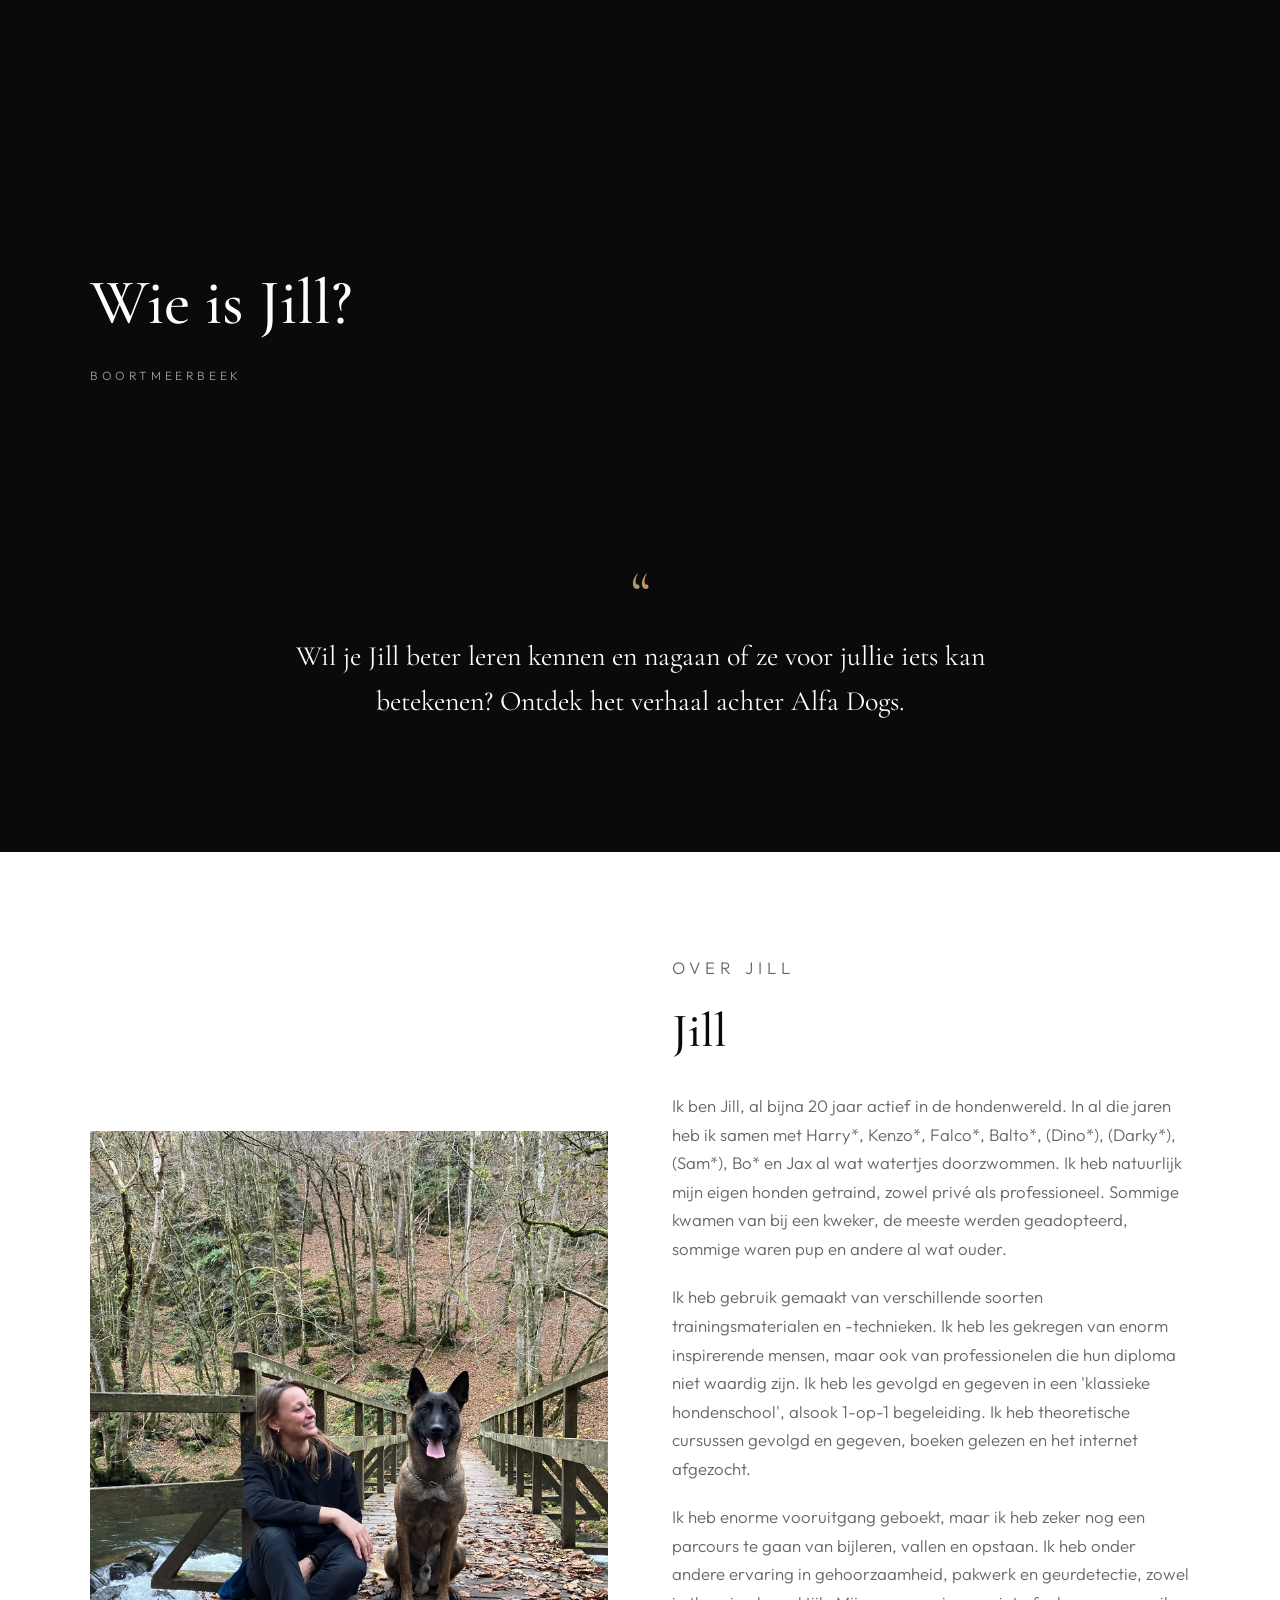
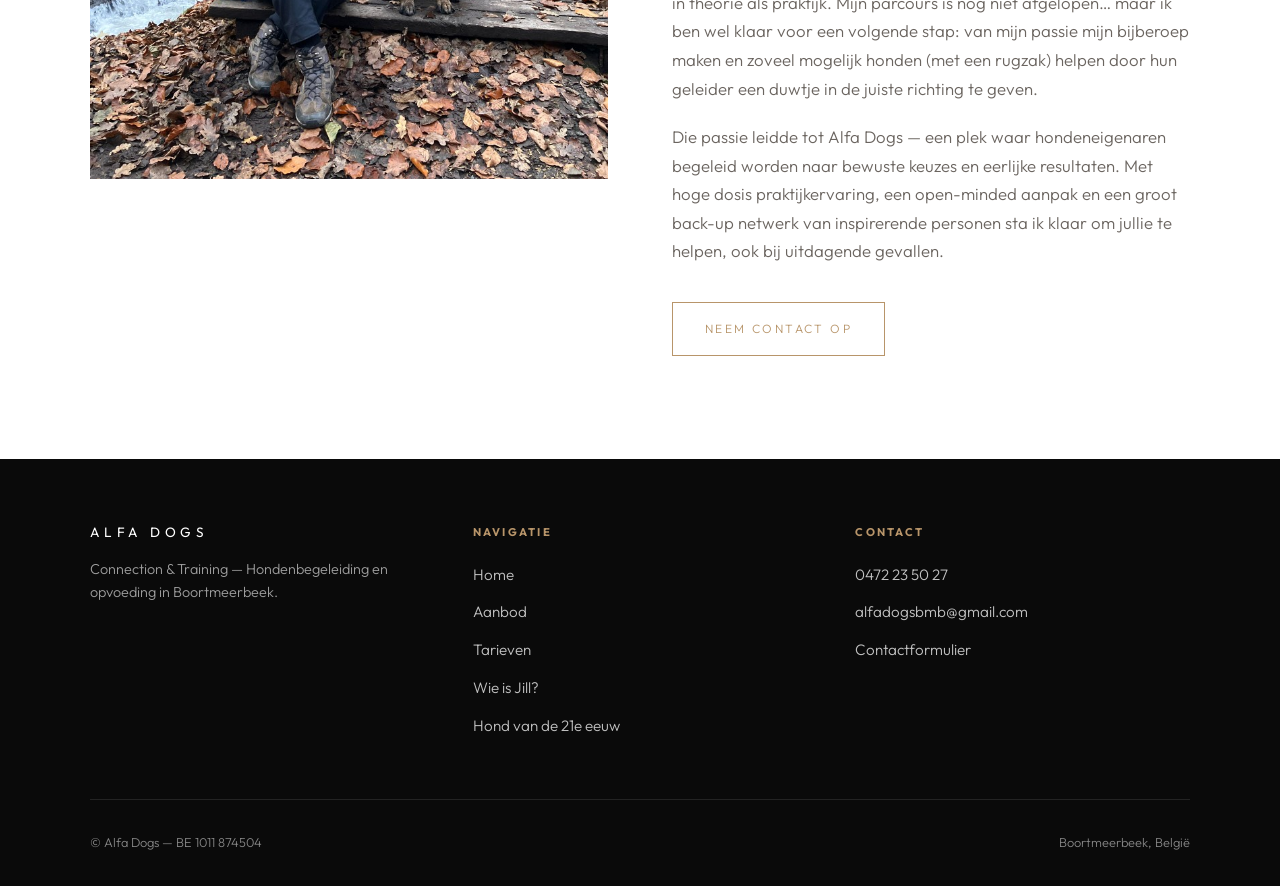
<file: jill.html>
<!DOCTYPE html>
<html lang="nl">
<head>
  <meta charset="UTF-8">
  <meta name="viewport" content="width=device-width, initial-scale=1.0">
  <meta name="description" content="Jill Dierickx — oprichter van Alfa Dogs. Hondenbegeleiding en training in Boortmeerbeek.">
  <title>Wie is Jill? | Alfa Dogs</title>
  <link rel="stylesheet" href="css/styles.css">
</head>
<body>
  <a href="#main" class="skip-link">Ga direct naar de hoofdinhoud</a>

  <header class="site-header page-header">
    <button class="menu-toggle" aria-label="Menu openen" aria-expanded="false">
      <span></span>
      <span></span>
      <span></span>
    </button>
    <a href="index.html" class="logo">
      Alfa Dogs
      <span class="logo-sub">Boortmeerbeek</span>
    </a>
    <a href="contact.html" class="header-cta">Contact</a>
  </header>

  <nav class="nav-overlay" aria-label="Hoofdnavigatie">
    <ul>
      <li><a href="index.html">Home</a></li>
      <li><a href="aanbod.html">Aanbod</a></li>
      <li><a href="tarieven.html">Tarieven</a></li>
      <li><a href="jill.html" class="is-active">Wie is Jill?</a></li>
      <li><a href="hond-van-de-21e-eeuw.html">Hond van de 21e eeuw</a></li>
      <li><a href="contact.html">Contact</a></li>
    </ul>
  </nav>

  <main id="main">
    <section class="page-hero">
      <div class="page-hero-bg" style="background-image: url('https://images.unsplash.com/photo-1558787533-0307b7822e05?w=1920&q=80');"></div>
      <div class="page-hero-content">
        <h1>Wie is Jill?</h1>
        <p class="location">Boortmeerbeek</p>
      </div>
    </section>

    <section class="quote-section">
      <div class="quote-mark">“</div>
      <p class="quote-text">
        Wil je Jill beter leren kennen en nagaan of ze voor jullie iets kan betekenen? Ontdek het verhaal achter Alfa Dogs.
      </p>
    </section>

    <section class="section section-white">
      <div class="section-inner split">
        <div class="split-image">
          <img src="images/jill-jax.jpg" alt="Jill en JAX op een brug in het bos" loading="lazy">
        </div>
        <div class="split-content">
          <p class="section-label">Over Jill</p>
          <h2 class="section-title">Jill</h2>
          <p>Ik ben Jill, al bijna 20 jaar actief in de hondenwereld. In al die jaren heb ik samen met Harry*, Kenzo*, Falco*, Balto*, (Dino*), (Darky*), (Sam*), Bo* en Jax al wat watertjes doorzwommen. Ik heb natuurlijk mijn eigen honden getraind, zowel privé als professioneel. Sommige kwamen van bij een kweker, de meeste werden geadopteerd, sommige waren pup en andere al wat ouder.</p>
          <p>Ik heb gebruik gemaakt van verschillende soorten trainingsmaterialen en -technieken. Ik heb les gekregen van enorm inspirerende mensen, maar ook van professionelen die hun diploma niet waardig zijn. Ik heb les gevolgd en gegeven in een 'klassieke hondenschool', alsook 1-op-1 begeleiding. Ik heb theoretische cursussen gevolgd en gegeven, boeken gelezen en het internet afgezocht.</p>
          <p>Ik heb enorme vooruitgang geboekt, maar ik heb zeker nog een parcours te gaan van bijleren, vallen en opstaan. Ik heb onder andere ervaring in gehoorzaamheid, pakwerk en geurdetectie, zowel in theorie als praktijk. Mijn parcours is nog niet afgelopen… maar ik ben wel klaar voor een volgende stap: van mijn passie mijn bijberoep maken en zoveel mogelijk honden (met een rugzak) helpen door hun geleider een duwtje in de juiste richting te geven.</p>
          <p>Die passie leidde tot Alfa Dogs — een plek waar hondeneigenaren begeleid worden naar bewuste keuzes en eerlijke resultaten. Met hoge dosis praktijkervaring, een open-minded aanpak en een groot back-up netwerk van inspirerende personen sta ik klaar om jullie te helpen, ook bij uitdagende gevallen.</p>
          <a href="contact.html" class="btn">Neem contact op</a>
        </div>
      </div>
    </section>
  </main>

  <footer class="site-footer">
    <div class="footer-inner">
      <div class="footer-brand">
        <div class="logo">Alfa Dogs</div>
        <p>Connection &amp; Training — Hondenbegeleiding en opvoeding in Boortmeerbeek.</p>
      </div>
      <div class="footer-col">
        <h4>Navigatie</h4>
        <a href="index.html">Home</a>
        <a href="aanbod.html">Aanbod</a>
        <a href="tarieven.html">Tarieven</a>
        <a href="jill.html">Wie is Jill?</a>
        <a href="hond-van-de-21e-eeuw.html">Hond van de 21e eeuw</a>
      </div>
      <div class="footer-col">
        <h4>Contact</h4>
        <a href="tel:+32472235027">0472 23 50 27</a>
        <a href="mailto:alfadogsbmb@gmail.com">alfadogsbmb@gmail.com</a>
        <a href="contact.html">Contactformulier</a>
      </div>
    </div>
    <div class="footer-bottom">
      <span>&copy; Alfa Dogs — BE 1011 874504</span>
      <span>Boortmeerbeek, België</span>
    </div>
  </footer>

  <script src="js/main.js"></script>
</body>
</html>
</file>
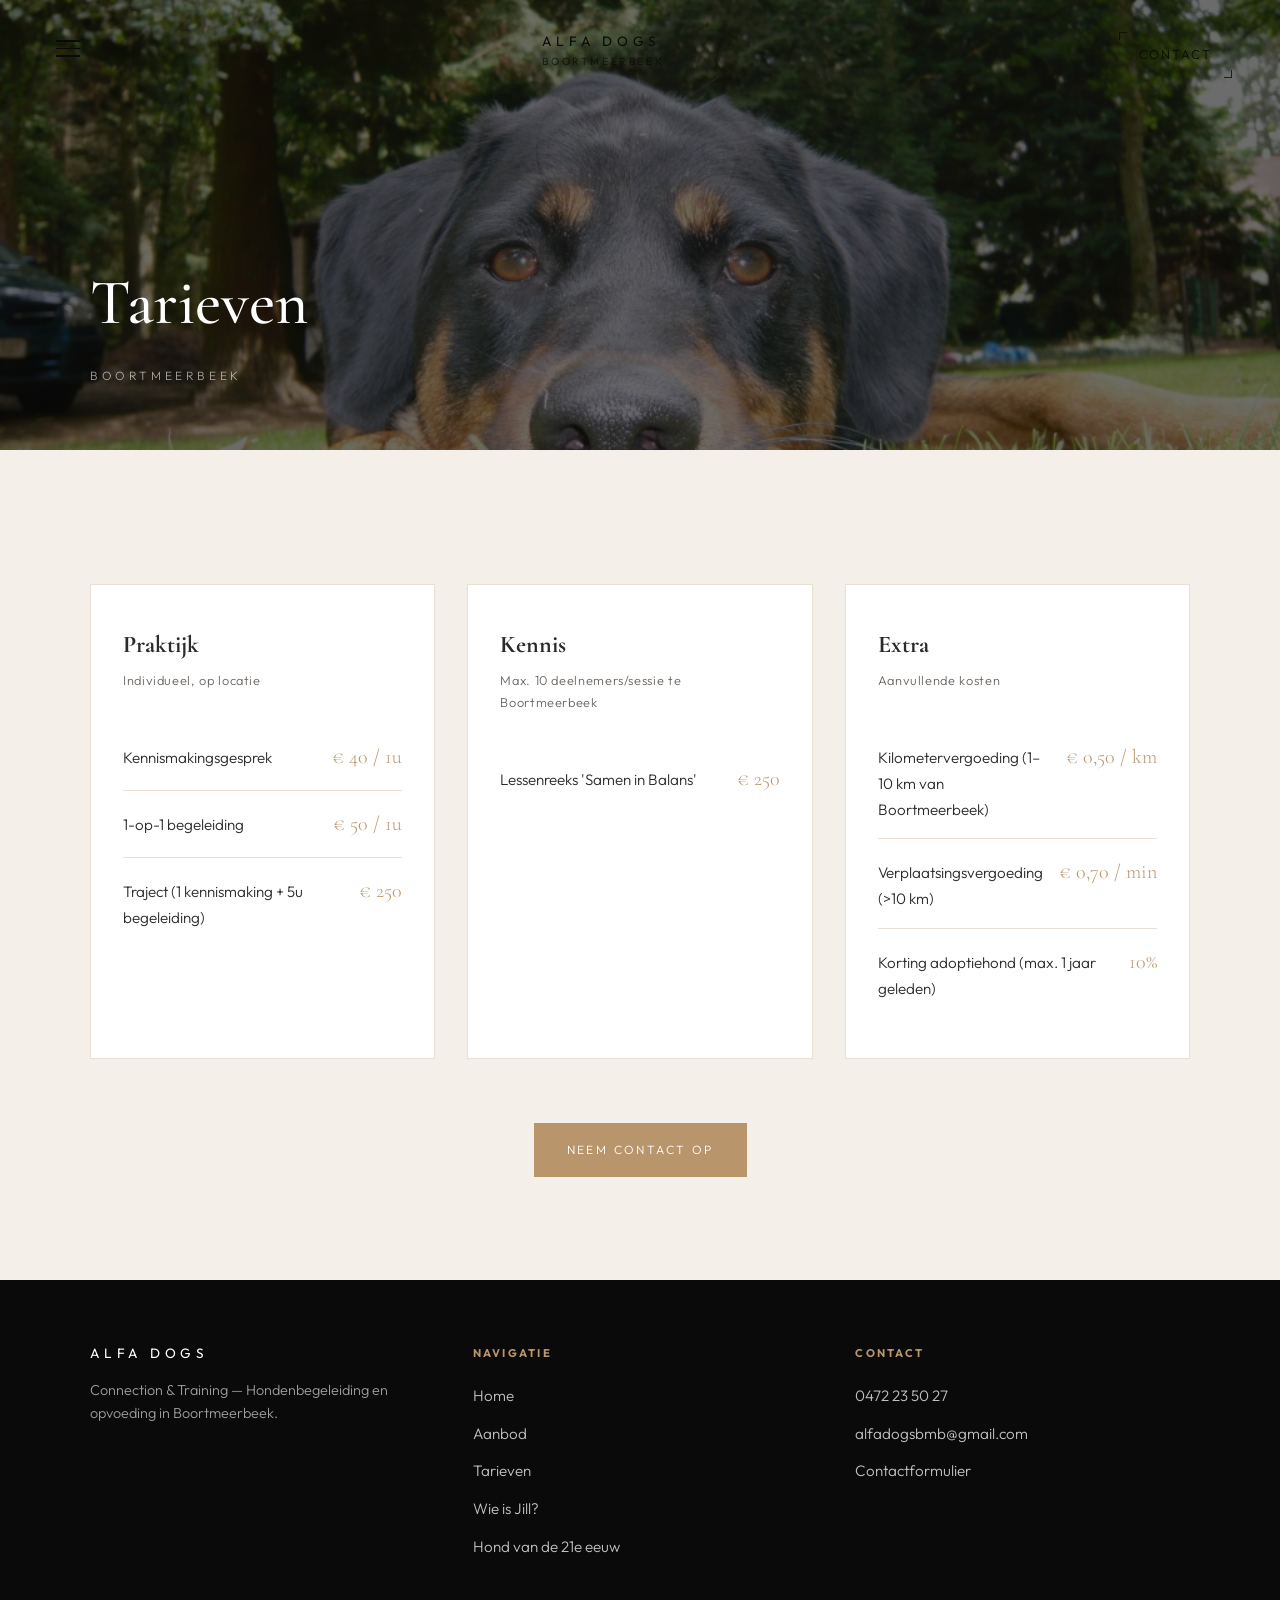
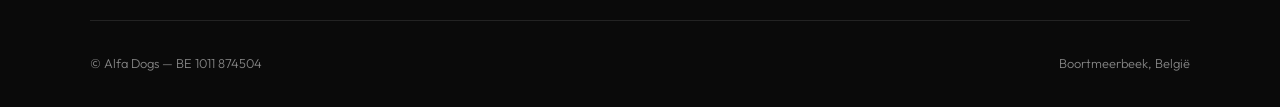
<file: tarieven.html>
<!DOCTYPE html>
<html lang="nl">
<head>
  <meta charset="UTF-8">
  <meta name="viewport" content="width=device-width, initial-scale=1.0">
  <meta name="description" content="Tarieven Alfa Dogs — Kennismakingsgesprek, 1-op-1 begeleiding en lessenreeks Samen in Balans.">
  <title>Tarieven | Alfa Dogs</title>
  <link rel="stylesheet" href="css/styles.css">
</head>
<body>
  <a href="#main" class="skip-link">Ga direct naar de hoofdinhoud</a>

  <header class="site-header page-header">
    <button class="menu-toggle" aria-label="Menu openen" aria-expanded="false">
      <span></span>
      <span></span>
      <span></span>
    </button>
    <a href="index.html" class="logo">
      Alfa Dogs
      <span class="logo-sub">Boortmeerbeek</span>
    </a>
    <a href="contact.html" class="header-cta">Contact</a>
  </header>

  <nav class="nav-overlay" aria-label="Hoofdnavigatie">
    <ul>
      <li><a href="index.html">Home</a></li>
      <li><a href="aanbod.html">Aanbod</a></li>
      <li><a href="tarieven.html" class="is-active">Tarieven</a></li>
      <li><a href="jill.html">Wie is Jill?</a></li>
      <li><a href="hond-van-de-21e-eeuw.html">Hond van de 21e eeuw</a></li>
      <li><a href="contact.html">Contact</a></li>
    </ul>
  </nav>

  <main id="main">
    <section class="page-hero">
      <div class="page-hero-bg" style="background-image: url('images/tarieven-bg.jpg');"></div>
      <div class="page-hero-content">
        <h1>Tarieven</h1>
        <p class="location">Boortmeerbeek</p>
      </div>
    </section>

    <section class="section section-cream">
      <div class="section-inner">
        <div class="pricing-grid">
          <div class="pricing-card">
            <h3>Praktijk</h3>
            <p class="subtitle">Individueel, op locatie</p>
            <div class="price-item">
              <span class="name">Kennismakingsgesprek</span>
              <span class="price">&euro; 40 / 1u</span>
            </div>
            <div class="price-item">
              <span class="name">1-op-1 begeleiding</span>
              <span class="price">&euro; 50 / 1u</span>
            </div>
            <div class="price-item">
              <span class="name">Traject (1 kennismaking + 5u begeleiding)</span>
              <span class="price">&euro; 250</span>
            </div>
          </div>

          <div class="pricing-card">
            <h3>Kennis</h3>
            <p class="subtitle">Max. 10 deelnemers/sessie te Boortmeerbeek</p>
            <div class="price-item">
              <span class="name">Lessenreeks 'Samen in Balans'</span>
              <span class="price">&euro; 250</span>
            </div>
          </div>

          <div class="pricing-card">
            <h3>Extra</h3>
            <p class="subtitle">Aanvullende kosten</p>
            <div class="price-item">
              <span class="name">Kilometervergoeding (1–10 km van Boortmeerbeek)</span>
              <span class="price">&euro; 0,50 / km</span>
            </div>
            <div class="price-item">
              <span class="name">Verplaatsingsvergoeding (&gt;10 km)</span>
              <span class="price">&euro; 0,70 / min</span>
            </div>
            <div class="price-item">
              <span class="name">Korting adoptiehond (max. 1 jaar geleden)</span>
              <span class="price">10%</span>
            </div>
          </div>
        </div>

        <div style="text-align: center; margin-top: 3rem;">
          <a href="contact.html" class="btn btn-filled">Neem contact op</a>
        </div>
      </div>
    </section>
  </main>

  <footer class="site-footer">
    <div class="footer-inner">
      <div class="footer-brand">
        <div class="logo">Alfa Dogs</div>
        <p>Connection &amp; Training — Hondenbegeleiding en opvoeding in Boortmeerbeek.</p>
      </div>
      <div class="footer-col">
        <h4>Navigatie</h4>
        <a href="index.html">Home</a>
        <a href="aanbod.html">Aanbod</a>
        <a href="tarieven.html">Tarieven</a>
        <a href="jill.html">Wie is Jill?</a>
        <a href="hond-van-de-21e-eeuw.html">Hond van de 21e eeuw</a>
      </div>
      <div class="footer-col">
        <h4>Contact</h4>
        <a href="tel:+32472235027">0472 23 50 27</a>
        <a href="mailto:alfadogsbmb@gmail.com">alfadogsbmb@gmail.com</a>
        <a href="contact.html">Contactformulier</a>
      </div>
    </div>
    <div class="footer-bottom">
      <span>&copy; Alfa Dogs — BE 1011 874504</span>
      <span>Boortmeerbeek, België</span>
    </div>
  </footer>

  <script src="js/main.js"></script>
</body>
</html>
</file>
<file: css/styles.css>
/* Alfa Dogs — Silos-inspired professional styling */

@import url('https://fonts.googleapis.com/css2?family=Cormorant+Garamond:ital,wght@0,400;0,500;0,600;1,400&family=Outfit:wght@300;400;500;600&display=swap');

:root {
  --color-black: #0a0a0a;
  --color-dark: #141414;
  --color-cream: #f4efe8;
  --color-cream-dark: #e8e0d4;
  --color-white: #ffffff;
  --color-accent: #b8956a;
  --color-accent-light: #d4b896;
  --color-text: #2a2a2a;
  --color-text-muted: #6b6560;
  --font-serif: 'Cormorant Garamond', Georgia, serif;
  --font-sans: 'Outfit', system-ui, sans-serif;
  --header-height: 5rem;
  --transition: 0.35s cubic-bezier(0.4, 0, 0.2, 1);
}

*, *::before, *::after {
  box-sizing: border-box;
  margin: 0;
  padding: 0;
}

html {
  scroll-behavior: smooth;
  font-size: 16px;
}

body {
  font-family: var(--font-sans);
  font-weight: 300;
  color: var(--color-text);
  background: var(--color-cream);
  line-height: 1.7;
  -webkit-font-smoothing: antialiased;
}

body.intro-active {
  overflow: hidden;
}

/* Opening splash (Silos-inspired) */
.intro-splash {
  position: fixed;
  inset: 0;
  z-index: 1000;
  display: flex;
  align-items: center;
  justify-content: center;
  background: #141414;
  transition: opacity 1s ease, transform 1s ease, visibility 0s linear 1s;
}

.intro-splash.is-hidden {
  opacity: 0;
  transform: scale(1.02);
  visibility: hidden;
  pointer-events: none;
}

.intro-splash-inner {
  text-align: center;
}

.intro-logo {
  display: flex;
  align-items: center;
  justify-content: center;
  flex-wrap: wrap;
  gap: 0.35em;
  font-family: var(--font-sans);
  font-size: clamp(1.5rem, 5vw, 2.75rem);
  font-weight: 400;
  letter-spacing: 0.35em;
  color: var(--color-white);
  text-transform: uppercase;
}

.intro-logo span {
  opacity: 0;
  transform: translateY(12px);
  animation: intro-letter-in 0.6s cubic-bezier(0.4, 0, 0.2, 1) forwards;
}

.intro-logo span:nth-child(1) { animation-delay: 0.1s; }
.intro-logo span:nth-child(2) { animation-delay: 0.18s; }
.intro-logo span:nth-child(3) { animation-delay: 0.26s; }
.intro-logo span:nth-child(4) { animation-delay: 0.34s; }
.intro-logo span:nth-child(5) { animation-delay: 0.42s; }
.intro-logo span:nth-child(6) { animation-delay: 0.54s; }
.intro-logo span:nth-child(7) { animation-delay: 0.62s; }
.intro-logo span:nth-child(8) { animation-delay: 0.70s; }
.intro-logo span:nth-child(9) { animation-delay: 0.78s; }

.intro-logo-dash {
  letter-spacing: 0;
  color: var(--color-accent);
  font-weight: 300;
}

.intro-tagline {
  margin-top: 1.5rem;
  font-family: var(--font-serif);
  font-size: clamp(1rem, 2.5vw, 1.25rem);
  font-style: italic;
  letter-spacing: 0.08em;
  color: rgba(255, 255, 255, 0.55);
  opacity: 0;
  animation: intro-tagline-in 0.8s ease 1s forwards;
}

@keyframes intro-letter-in {
  to {
    opacity: 1;
    transform: translateY(0);
  }
}

@keyframes intro-tagline-in {
  to {
    opacity: 1;
  }
}

@media (prefers-reduced-motion: reduce) {
  .intro-splash {
    transition-duration: 0.01ms;
  }

  .intro-logo span,
  .intro-tagline {
    animation: none;
    opacity: 1;
    transform: none;
  }
}

img {
  max-width: 100%;
  height: auto;
  display: block;
}

a {
  color: inherit;
  text-decoration: none;
}

ul {
  list-style: none;
}

/* Skip link */
.skip-link {
  position: absolute;
  top: -100%;
  left: 1rem;
  z-index: 1000;
  padding: 0.5rem 1rem;
  background: var(--color-accent);
  color: var(--color-white);
}

.skip-link:focus {
  top: 1rem;
}

/* Header */
.site-header {
  position: fixed;
  top: 0;
  left: 0;
  right: 0;
  z-index: 100;
  display: flex;
  align-items: flex-start;
  justify-content: space-between;
  padding: 2rem 3rem;
  pointer-events: none;
}

.site-header > * {
  pointer-events: auto;
}

.menu-toggle {
  background: none;
  border: none;
  cursor: pointer;
  padding: 0.5rem;
  display: flex;
  flex-direction: column;
  gap: 6px;
}

.menu-toggle span {
  display: block;
  width: 24px;
  height: 1.5px;
  background: var(--color-white);
  transition: var(--transition);
}

.menu-toggle.is-open span:nth-child(1) {
  transform: translateY(7.5px) rotate(45deg);
}

.menu-toggle.is-open span:nth-child(2) {
  opacity: 0;
}

.menu-toggle.is-open span:nth-child(3) {
  transform: translateY(-7.5px) rotate(-45deg);
}

.logo {
  font-family: var(--font-sans);
  font-size: 0.85rem;
  font-weight: 400;
  letter-spacing: 0.35em;
  color: var(--color-white);
  text-transform: uppercase;
  line-height: 1.4;
}

.logo-sub {
  display: block;
  font-size: 0.65rem;
  letter-spacing: 0.25em;
  opacity: 0.7;
  margin-top: 0.25rem;
}

.header-cta {
  font-size: 0.8rem;
  letter-spacing: 0.15em;
  text-transform: uppercase;
  color: var(--color-white);
  padding: 0.75rem 1.25rem;
  position: relative;
}

.header-cta::before,
.header-cta::after {
  content: '';
  position: absolute;
  width: 8px;
  height: 8px;
  border-color: var(--color-white);
  border-style: solid;
  opacity: 0.8;
}

.header-cta::before {
  top: 0;
  left: 0;
  border-width: 1px 0 0 1px;
}

.header-cta::after {
  bottom: 0;
  right: 0;
  border-width: 0 1px 1px 0;
}

.header-cta:hover {
  color: var(--color-accent-light);
}

/* Navigation overlay */
.nav-overlay {
  position: fixed;
  inset: 0;
  z-index: 99;
  background: rgba(10, 10, 10, 0.97);
  display: flex;
  align-items: center;
  justify-content: center;
  opacity: 0;
  visibility: hidden;
  transition: var(--transition);
}

.nav-overlay.is-open {
  opacity: 1;
  visibility: visible;
}

.nav-overlay ul {
  text-align: center;
}

.nav-overlay li {
  margin: 1.5rem 0;
}

.nav-overlay a {
  font-family: var(--font-serif);
  font-size: clamp(1.75rem, 4vw, 2.5rem);
  color: var(--color-white);
  transition: color var(--transition);
}

.nav-overlay a:hover,
.nav-overlay a.is-active {
  color: var(--color-accent);
}

/* Hero */
.hero {
  position: relative;
  min-height: 100vh;
  display: flex;
  align-items: flex-end;
  justify-content: center;
  padding-bottom: 4rem;
  overflow: hidden;
}

.hero-bg {
  position: absolute;
  inset: 0;
  background-color: #141414;
  background-repeat: no-repeat;
  background-size: cover;
  background-position: center center;
}

.hero-overlay {
  position: absolute;
  inset: 0;
  background: linear-gradient(
    to bottom,
    rgba(10, 10, 10, 0.35) 0%,
    rgba(10, 10, 10, 0.5) 50%,
    rgba(10, 10, 10, 0.75) 100%
  );
}

.hero-content {
  position: relative;
  z-index: 2;
  text-align: center;
  color: var(--color-white);
  max-width: 800px;
  padding: 0 2rem;
}

.hero-tagline {
  font-family: var(--font-serif);
  font-size: clamp(1.1rem, 2.5vw, 1.4rem);
  font-style: italic;
  letter-spacing: 0.05em;
  opacity: 0.9;
  margin-bottom: 0.5rem;
}

.hero-location {
  font-size: 0.75rem;
  letter-spacing: 0.3em;
  text-transform: uppercase;
  opacity: 0.6;
}

.hero-scroll {
  position: absolute;
  bottom: 2rem;
  left: 50%;
  transform: translateX(-50%);
  color: var(--color-white);
  opacity: 0.5;
  animation: bounce 2s infinite;
}

@keyframes bounce {
  0%, 100% { transform: translateX(-50%) translateY(0); }
  50% { transform: translateX(-50%) translateY(8px); }
}

/* Quote section (Silos-style) */
.quote-section {
  background: var(--color-black);
  color: var(--color-white);
  padding: clamp(4rem, 10vw, 8rem) 2rem;
  text-align: center;
}

.quote-mark {
  font-family: var(--font-serif);
  font-size: 4rem;
  color: var(--color-accent);
  line-height: 0.5;
  margin-bottom: 1.5rem;
}

.quote-text {
  font-family: var(--font-serif);
  font-size: clamp(1.25rem, 2.5vw, 1.75rem);
  font-weight: 400;
  line-height: 1.6;
  max-width: 720px;
  margin: 0 auto;
}

/* Sections */
.section {
  padding: clamp(4rem, 8vw, 7rem) 2rem;
}

.section-inner {
  max-width: 1100px;
  margin: 0 auto;
}

.section-label {
  font-size: 0.7rem;
  letter-spacing: 0.3em;
  text-transform: uppercase;
  color: var(--color-accent);
  margin-bottom: 1rem;
}

.section-title {
  font-family: var(--font-serif);
  font-size: clamp(2rem, 4vw, 3rem);
  font-weight: 500;
  line-height: 1.2;
  margin-bottom: 2rem;
  color: var(--color-black);
}

.section-dark {
  background: var(--color-dark);
  color: var(--color-white);
}

.section-dark .section-title {
  color: var(--color-white);
}

.section-cream {
  background: var(--color-cream);
}

.section-white {
  background: var(--color-white);
}

/* Split layout */
.split {
  display: grid;
  grid-template-columns: 1fr 1fr;
  gap: 4rem;
  align-items: center;
}

.split-reverse {
  direction: rtl;
}

.split-reverse > * {
  direction: ltr;
}

.split-image {
  aspect-ratio: 4/5;
  overflow: hidden;
  background: var(--color-dark);
}

.section-dark .split-image {
  background: #141414;
}

#verhaal {
  background: #000000;
}

#verhaal .split-image {
  background: #000000;
}

.split-image img {
  width: 100%;
  height: 100%;
  object-fit: cover;
}

.split-content p {
  margin-bottom: 1.25rem;
  color: var(--color-text-muted);
  font-size: 1.05rem;
}

.section-dark .split-content p {
  color: rgba(255, 255, 255, 0.75);
}

/* Buttons */
.btn {
  display: inline-block;
  font-size: 0.75rem;
  letter-spacing: 0.2em;
  text-transform: uppercase;
  padding: 1rem 2rem;
  border: 1px solid var(--color-accent);
  color: var(--color-accent);
  background: transparent;
  cursor: pointer;
  transition: var(--transition);
  margin-top: 1rem;
}

.btn:hover {
  background: var(--color-accent);
  color: var(--color-white);
}

.btn-light {
  border-color: var(--color-white);
  color: var(--color-white);
}

.btn-light:hover {
  background: var(--color-white);
  color: var(--color-black);
}

.btn-filled {
  background: var(--color-accent);
  color: var(--color-white);
  border-color: var(--color-accent);
}

.btn-filled:hover {
  background: var(--color-accent-light);
  border-color: var(--color-accent-light);
}

/* Article / long-form content */
.article-inner {
  max-width: 720px;
}

.article-content p {
  margin-bottom: 1.25rem;
  font-size: 1.05rem;
  line-height: 1.8;
}

.section-cream.article-content p {
  color: var(--color-text-muted);
}

.section-dark.article-content p {
  color: rgba(255, 255, 255, 0.8);
}

.breed-entry {
  margin-bottom: 2.5rem;
  padding-bottom: 2.5rem;
  border-bottom: 1px solid var(--color-cream-dark);
}

.breed-entry:last-child {
  border-bottom: none;
  margin-bottom: 0;
  padding-bottom: 0;
}

.breed-entry h2 {
  font-family: var(--font-serif);
  font-size: 1.5rem;
  font-weight: 500;
  margin-bottom: 0.75rem;
  color: var(--color-black);
}

.article-credit {
  margin-top: 2rem;
  font-size: 0.85rem;
  font-style: italic;
  opacity: 0.6;
}

/* Feature grid */
.features {
  display: grid;
  grid-template-columns: repeat(auto-fit, minmax(240px, 1fr));
  gap: 2.5rem;
  margin-top: 3rem;
}

.feature {
  text-align: center;
  padding: 2rem 1.5rem;
  border: 1px solid var(--color-cream-dark);
  background: var(--color-white);
}

.feature-number {
  font-family: var(--font-serif);
  font-size: 2.5rem;
  color: var(--color-accent);
  margin-bottom: 0.75rem;
}

.feature h3 {
  font-family: var(--font-serif);
  font-size: 1.25rem;
  margin-bottom: 0.75rem;
}

.feature p {
  font-size: 0.95rem;
  color: var(--color-text-muted);
}

/* Highlight banner */
.highlight-banner {
  background: var(--color-black);
  color: var(--color-white);
  padding: clamp(3rem, 6vw, 5rem) 2rem;
  text-align: center;
}

.highlight-banner .eyebrow {
  font-size: 0.7rem;
  letter-spacing: 0.35em;
  text-transform: uppercase;
  color: var(--color-accent);
  margin-bottom: 1rem;
}

.highlight-banner h2 {
  font-family: var(--font-serif);
  font-size: clamp(2rem, 5vw, 3.5rem);
  font-weight: 500;
  margin-bottom: 1.5rem;
}

.highlight-banner p {
  max-width: 640px;
  margin: 0 auto 1rem;
  opacity: 0.8;
  font-size: 1.05rem;
}

/* Quote block (rescued) */
.statement-block {
  background: var(--color-cream-dark);
  padding: clamp(4rem, 8vw, 6rem) 2rem;
  text-align: center;
}

.statement-block blockquote {
  font-family: var(--font-serif);
  font-size: clamp(1.5rem, 3.5vw, 2.25rem);
  font-style: italic;
  line-height: 1.5;
  color: var(--color-black);
  max-width: 700px;
  margin: 0 auto;
}

.statement-block cite {
  display: block;
  margin-top: 1.5rem;
  font-family: var(--font-sans);
  font-size: 0.75rem;
  letter-spacing: 0.2em;
  text-transform: uppercase;
  font-style: normal;
  color: var(--color-accent);
}

/* Page hero (subpages) */
.page-hero {
  position: relative;
  min-height: 50vh;
  display: flex;
  align-items: flex-end;
  padding: 8rem 2rem 4rem;
  background: var(--color-black);
}

.page-hero-bg {
  position: absolute;
  inset: 0;
  background-size: cover;
  background-position: center;
  opacity: 0.4;
}

.page-hero-content {
  position: relative;
  z-index: 2;
  max-width: 1100px;
  margin: 0 auto;
  width: 100%;
  color: var(--color-white);
}

.page-hero h1 {
  font-family: var(--font-serif);
  font-size: clamp(2.5rem, 6vw, 4rem);
  font-weight: 500;
}

.page-hero .location {
  font-size: 0.75rem;
  letter-spacing: 0.3em;
  text-transform: uppercase;
  opacity: 0.6;
  margin-top: 0.5rem;
}

/* Pricing */
.pricing-grid {
  display: grid;
  grid-template-columns: repeat(auto-fit, minmax(300px, 1fr));
  gap: 2rem;
  margin-top: 2rem;
}

.pricing-card {
  background: var(--color-white);
  padding: 2.5rem 2rem;
  border: 1px solid var(--color-cream-dark);
}

.pricing-card h3 {
  font-family: var(--font-serif);
  font-size: 1.5rem;
  margin-bottom: 0.25rem;
}

.pricing-card .subtitle {
  font-size: 0.8rem;
  color: var(--color-text-muted);
  margin-bottom: 2rem;
  letter-spacing: 0.05em;
}

.price-item {
  display: flex;
  justify-content: space-between;
  align-items: baseline;
  padding: 1rem 0;
  border-bottom: 1px solid var(--color-cream-dark);
}

.price-item:last-child {
  border-bottom: none;
}

.price-item .name {
  font-size: 0.95rem;
}

.price-item .price {
  font-family: var(--font-serif);
  font-size: 1.25rem;
  color: var(--color-accent);
  white-space: nowrap;
  margin-left: 1rem;
}

/* Contact form */
.contact-grid {
  display: grid;
  grid-template-columns: 1fr 1fr;
  gap: 4rem;
  align-items: start;
}

.form-group {
  margin-bottom: 1.5rem;
}

.form-group label {
  display: block;
  font-size: 0.75rem;
  letter-spacing: 0.1em;
  text-transform: uppercase;
  margin-bottom: 0.5rem;
  color: var(--color-text-muted);
}

.form-group input,
.form-group textarea {
  width: 100%;
  padding: 1rem;
  border: 1px solid var(--color-cream-dark);
  background: var(--color-white);
  font-family: var(--font-sans);
  font-size: 1rem;
  transition: border-color var(--transition);
}

.form-group input:focus,
.form-group textarea:focus {
  outline: none;
  border-color: var(--color-accent);
}

.form-group textarea {
  min-height: 150px;
  resize: vertical;
}

.contact-info h3 {
  font-family: var(--font-serif);
  font-size: 1.75rem;
  margin-bottom: 1.5rem;
}

.contact-detail {
  margin-bottom: 1.25rem;
}

.contact-detail a {
  color: var(--color-accent);
  transition: color var(--transition);
}

.contact-detail a:hover {
  color: var(--color-black);
}

.contact-detail .label {
  font-size: 0.7rem;
  letter-spacing: 0.15em;
  text-transform: uppercase;
  color: var(--color-text-muted);
  margin-bottom: 0.25rem;
}

/* Footer */
.site-footer {
  background: var(--color-black);
  color: var(--color-white);
  padding: 4rem 2rem 2rem;
}

.footer-inner {
  max-width: 1100px;
  margin: 0 auto;
  display: grid;
  grid-template-columns: 1fr 1fr 1fr;
  gap: 3rem;
  padding-bottom: 3rem;
  border-bottom: 1px solid rgba(255, 255, 255, 0.1);
}

.footer-brand .logo {
  margin-bottom: 1rem;
}

.footer-brand p {
  font-size: 0.9rem;
  opacity: 0.6;
  line-height: 1.6;
}

.footer-col h4 {
  font-size: 0.7rem;
  letter-spacing: 0.2em;
  text-transform: uppercase;
  margin-bottom: 1.25rem;
  color: var(--color-accent);
}

.footer-col a {
  display: block;
  font-size: 0.95rem;
  opacity: 0.75;
  margin-bottom: 0.75rem;
  transition: opacity var(--transition);
}

.footer-col a:hover {
  opacity: 1;
}

.footer-bottom {
  max-width: 1100px;
  margin: 0 auto;
  padding-top: 2rem;
  display: flex;
  justify-content: space-between;
  align-items: center;
  font-size: 0.8rem;
  opacity: 0.5;
}

/* Header on light pages */
.page-header .menu-toggle span {
  background: var(--color-black);
}

.page-header .logo,
.page-header .header-cta {
  color: var(--color-black);
}

.page-header .header-cta::before,
.page-header .header-cta::after {
  border-color: var(--color-black);
}

/* Responsive */
@media (max-width: 768px) {
  .site-header {
    padding: 1.5rem;
  }

  .split,
  .contact-grid,
  .footer-inner {
    grid-template-columns: 1fr;
    gap: 2rem;
  }

  .split-reverse {
    direction: ltr;
  }

  .footer-bottom {
    flex-direction: column;
    gap: 0.5rem;
    text-align: center;
  }
}
</file>
